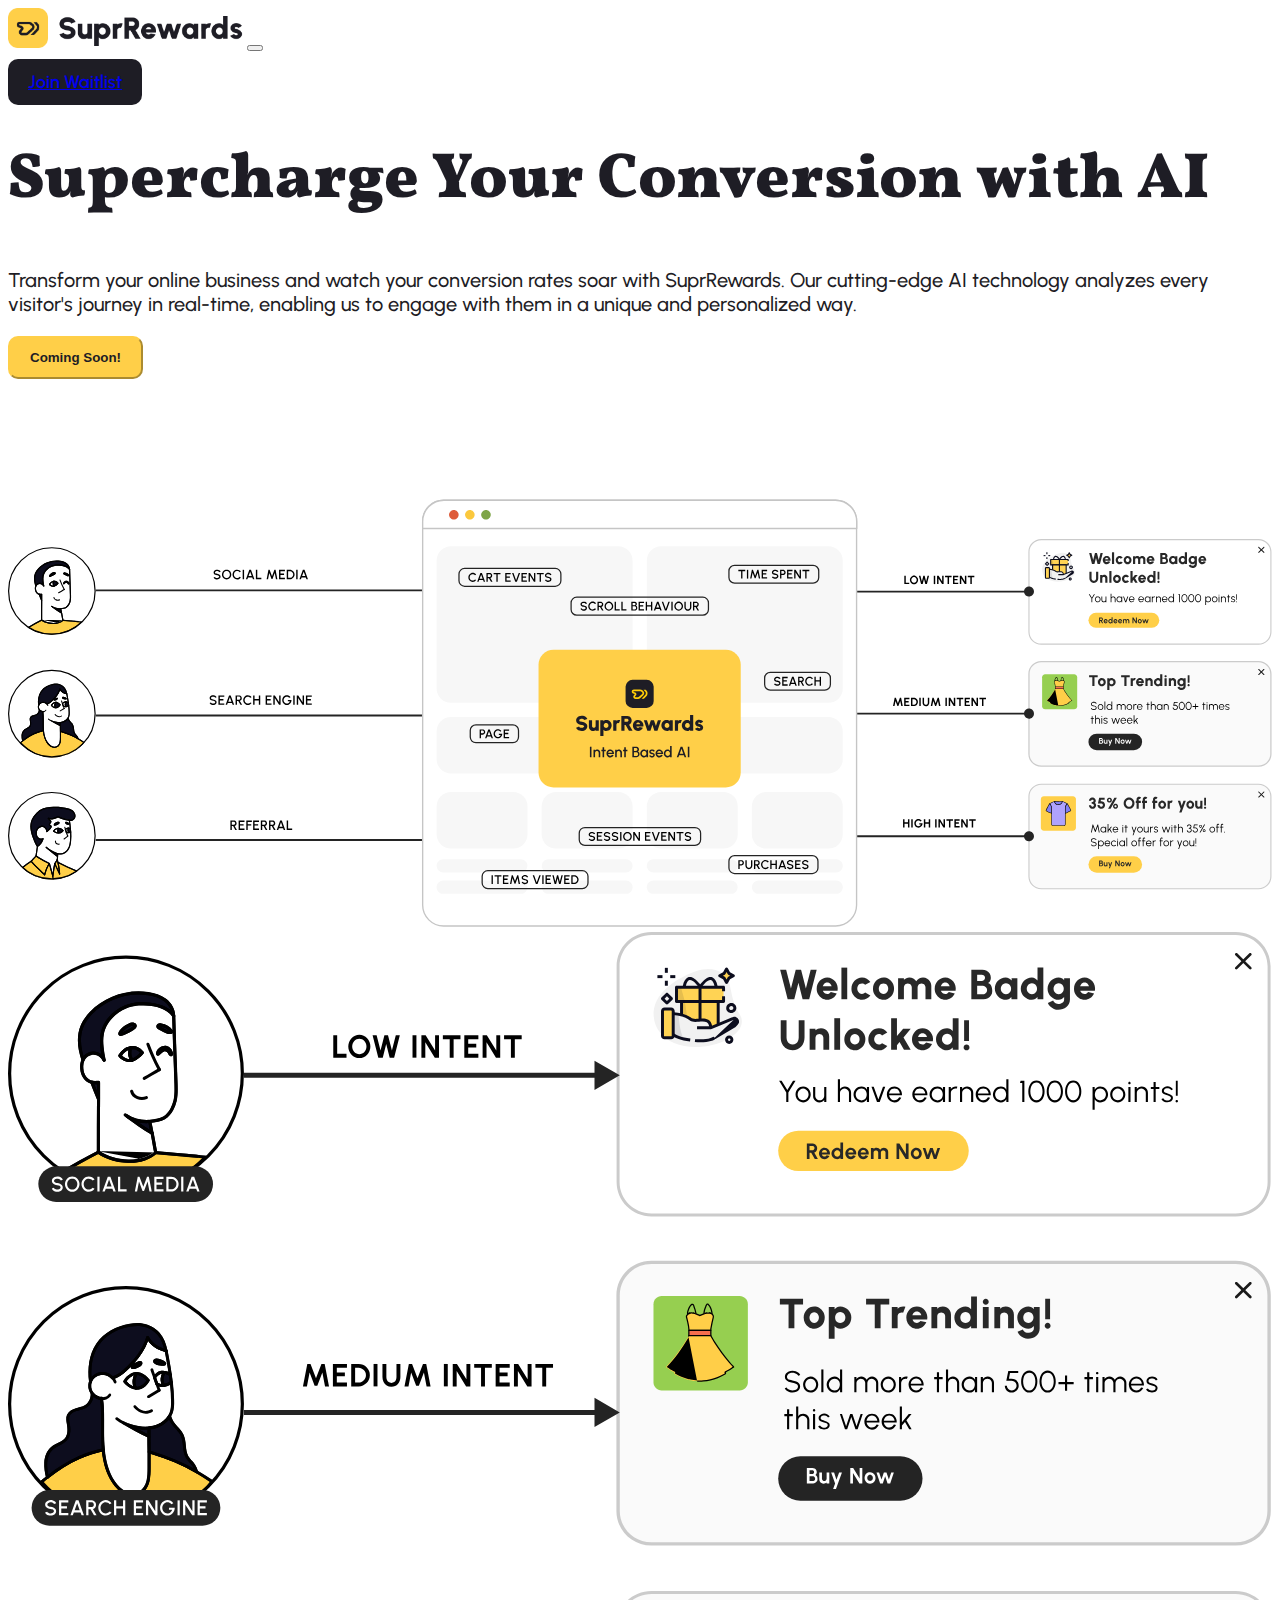
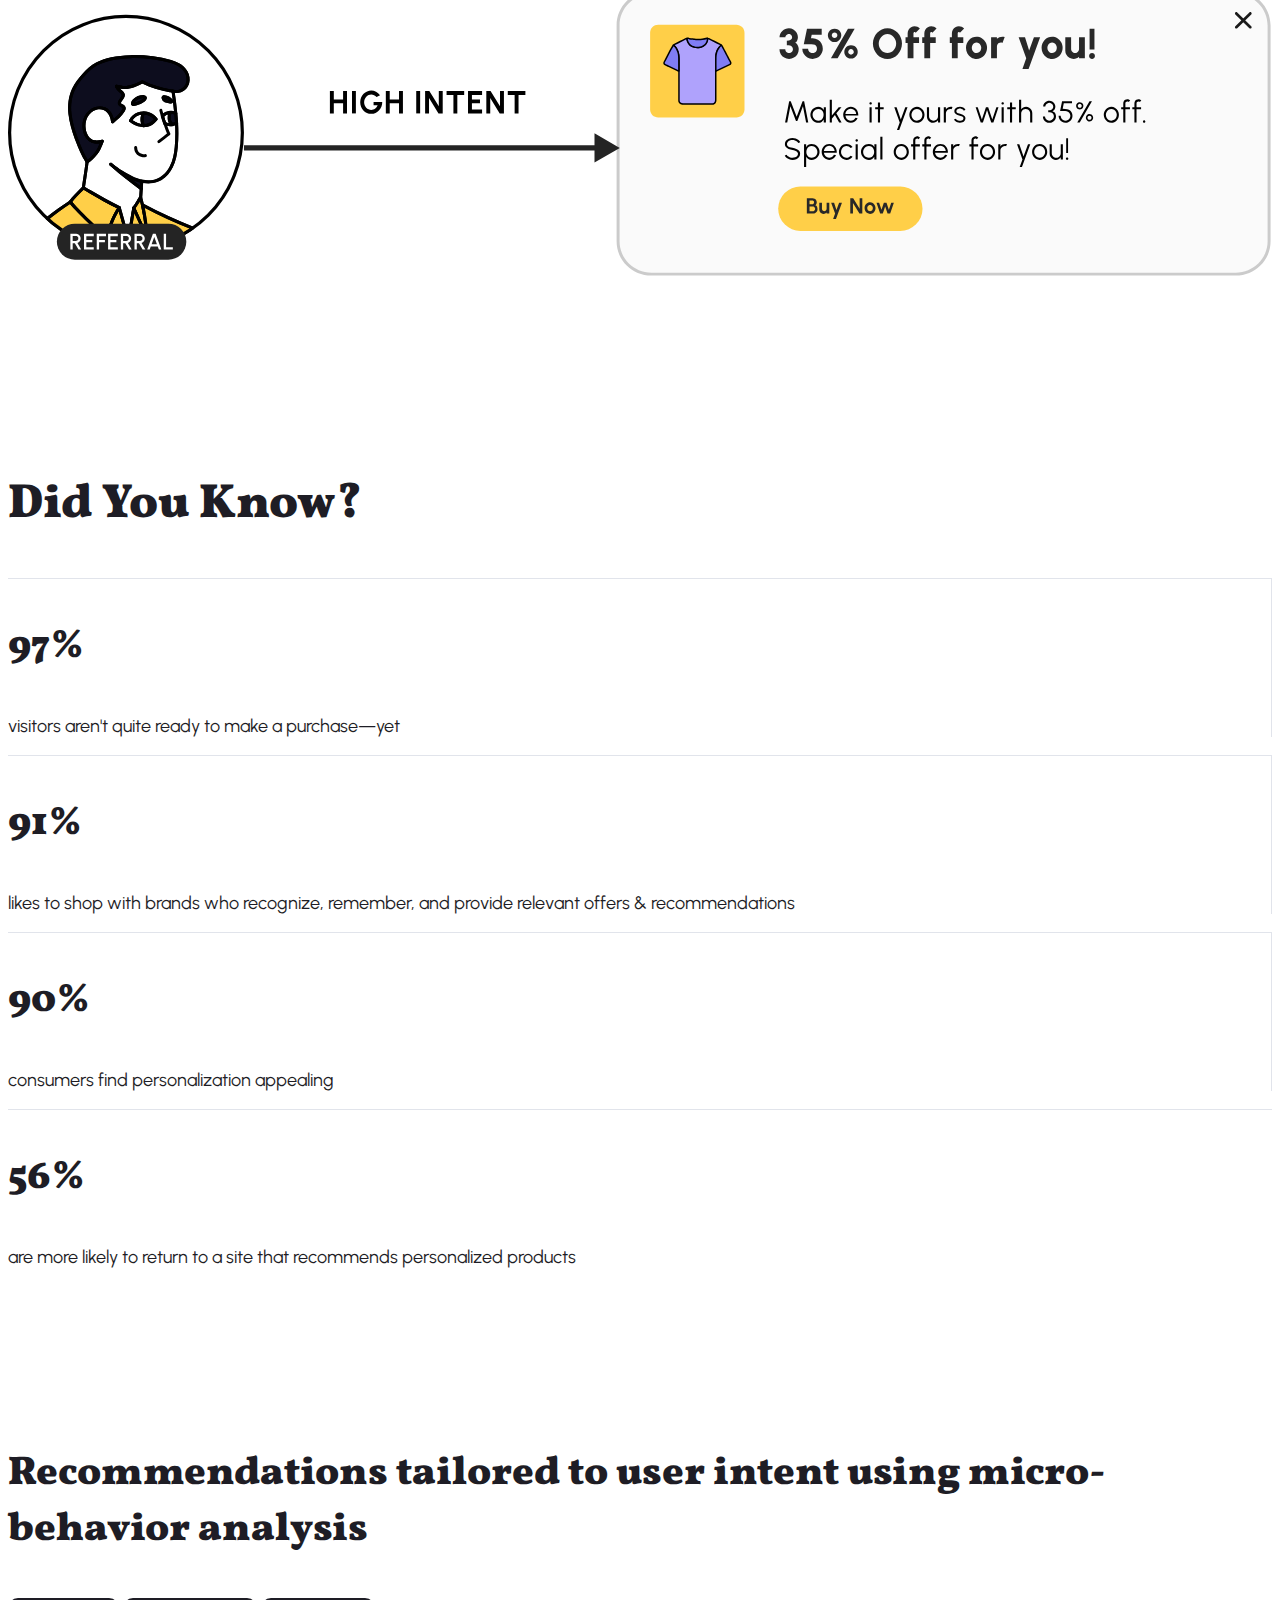
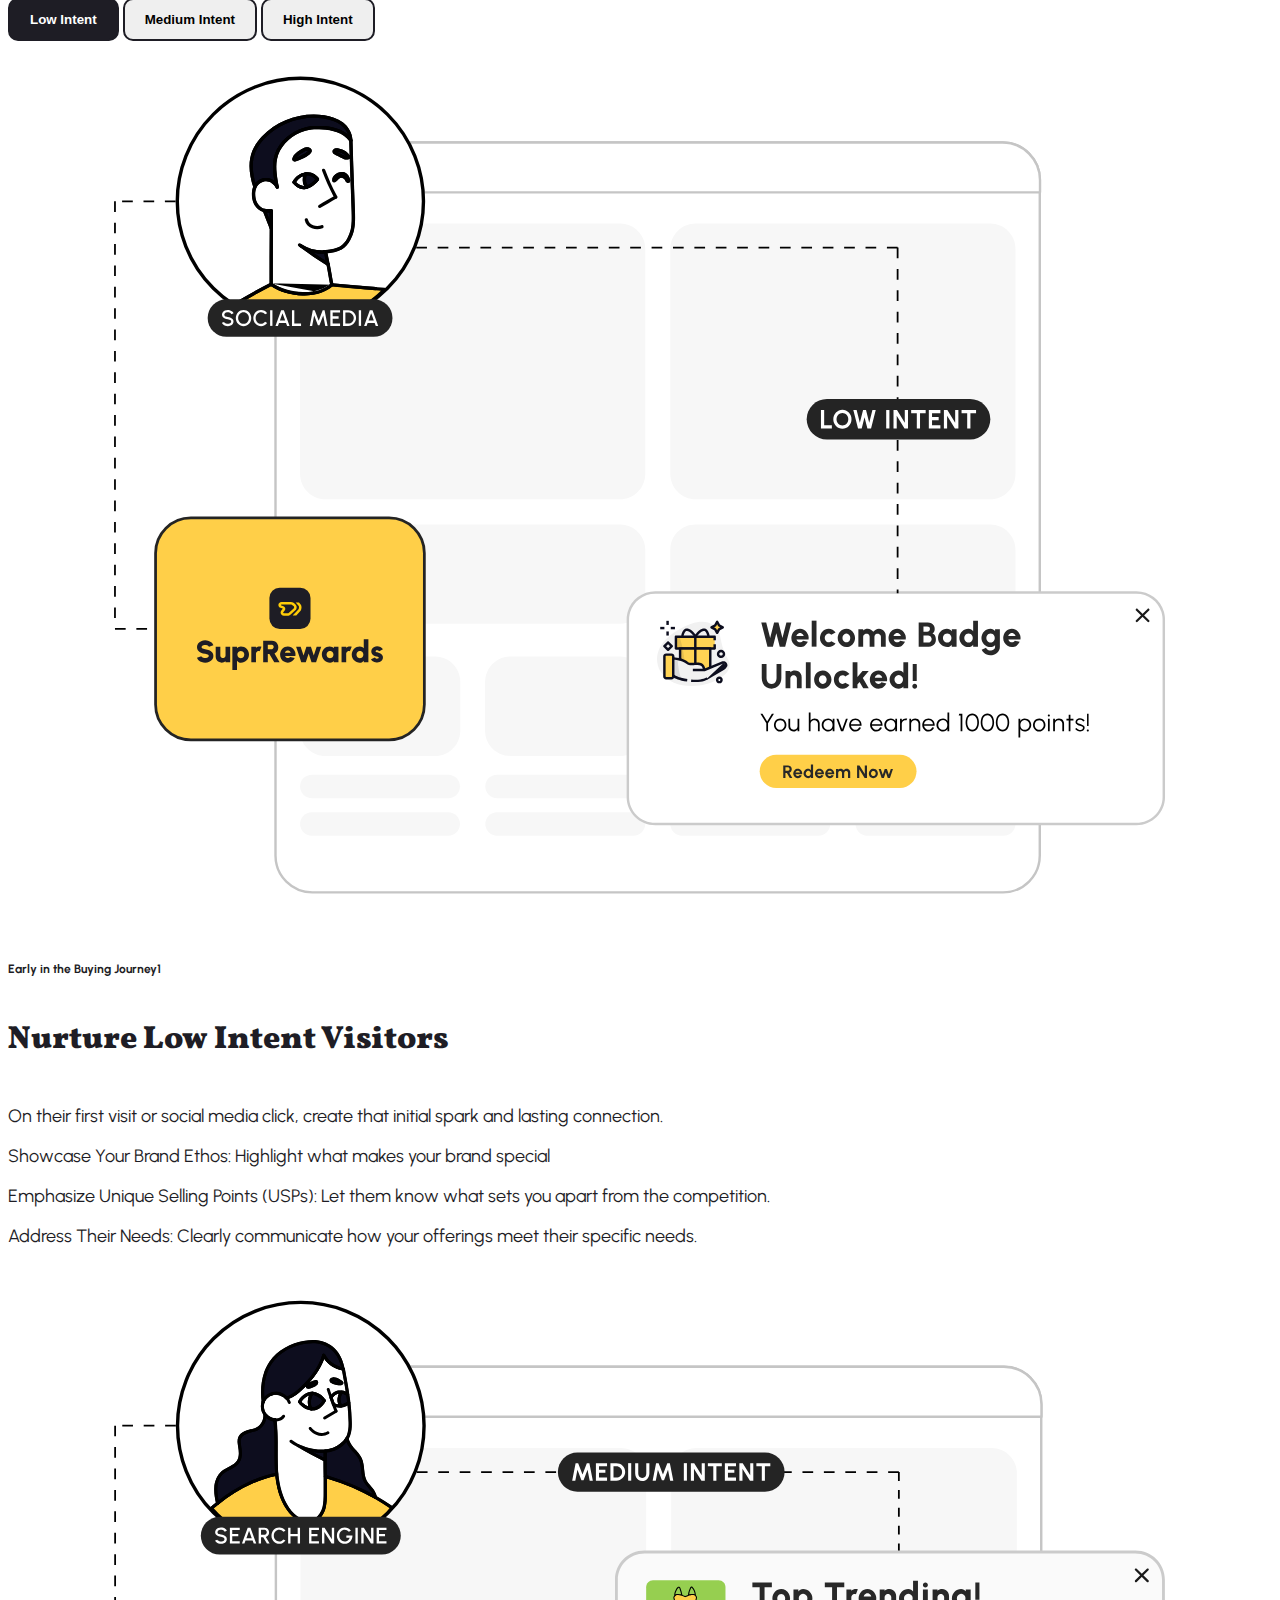
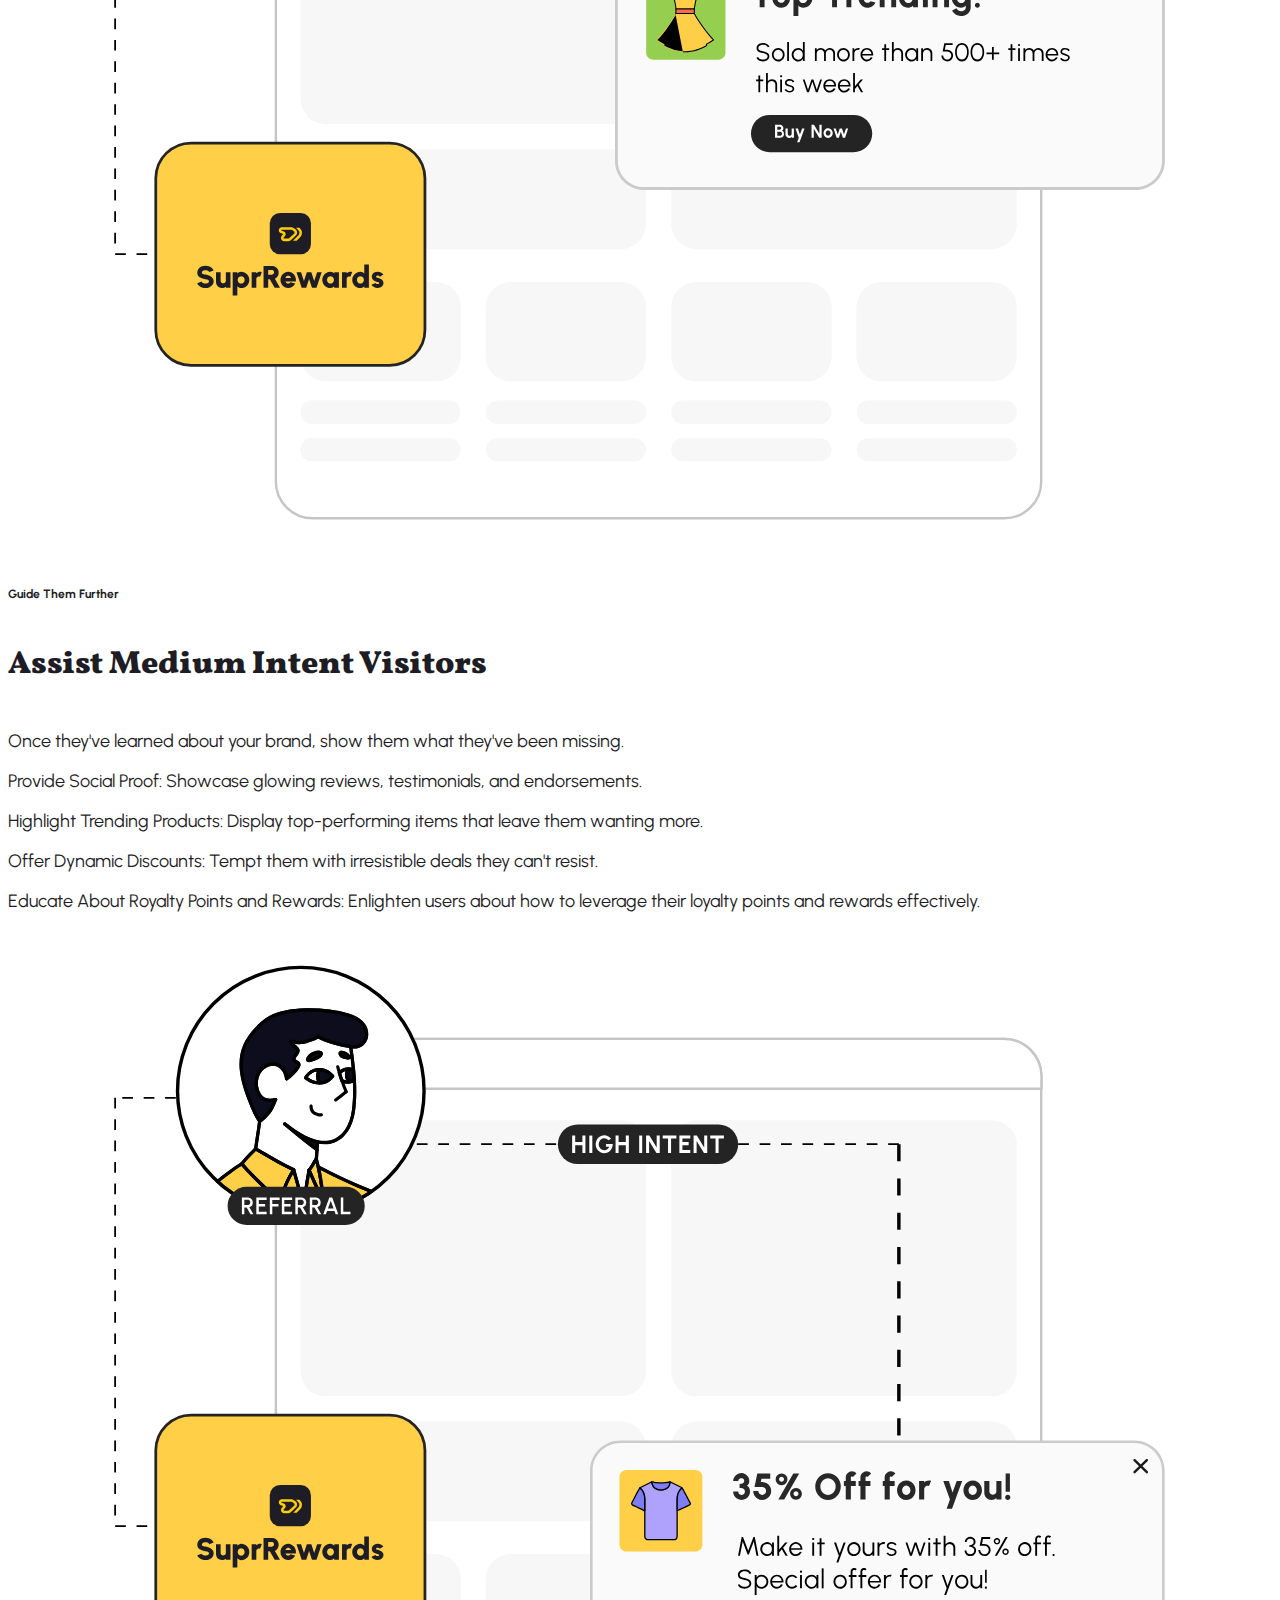
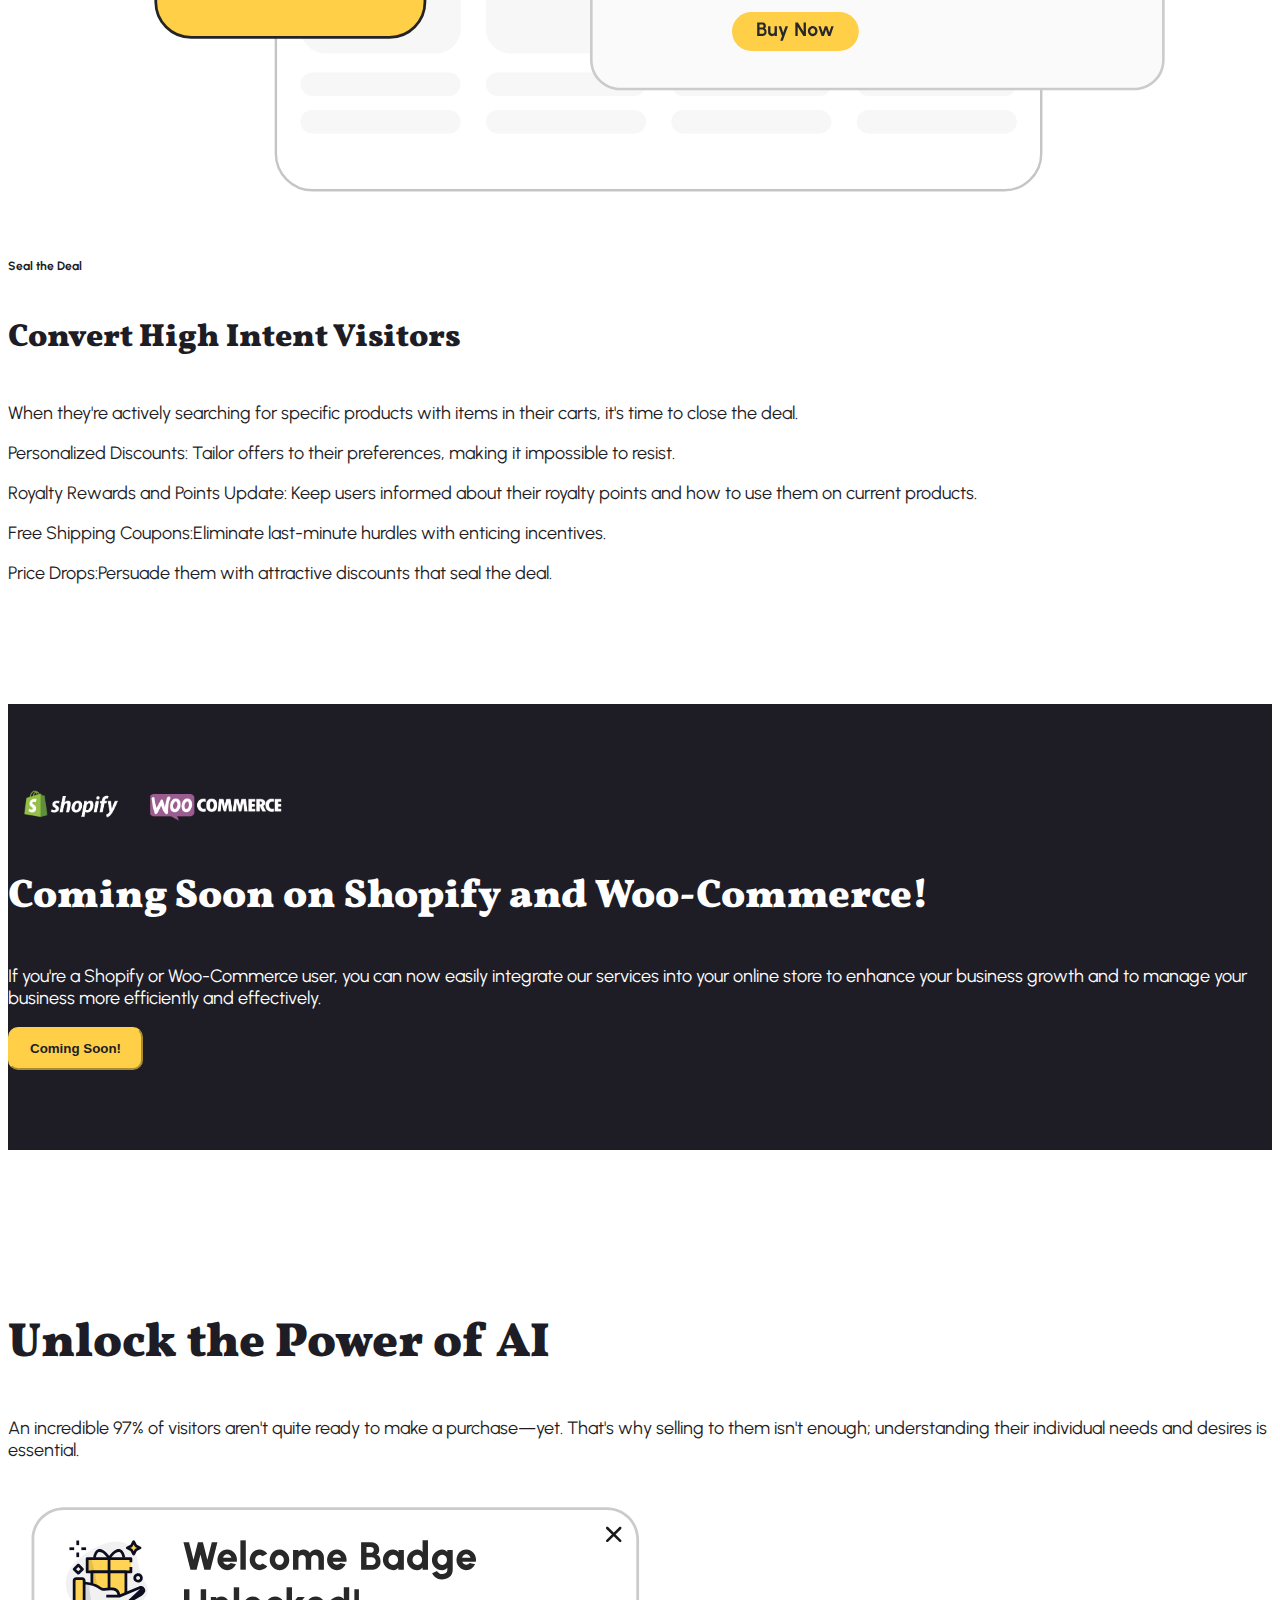
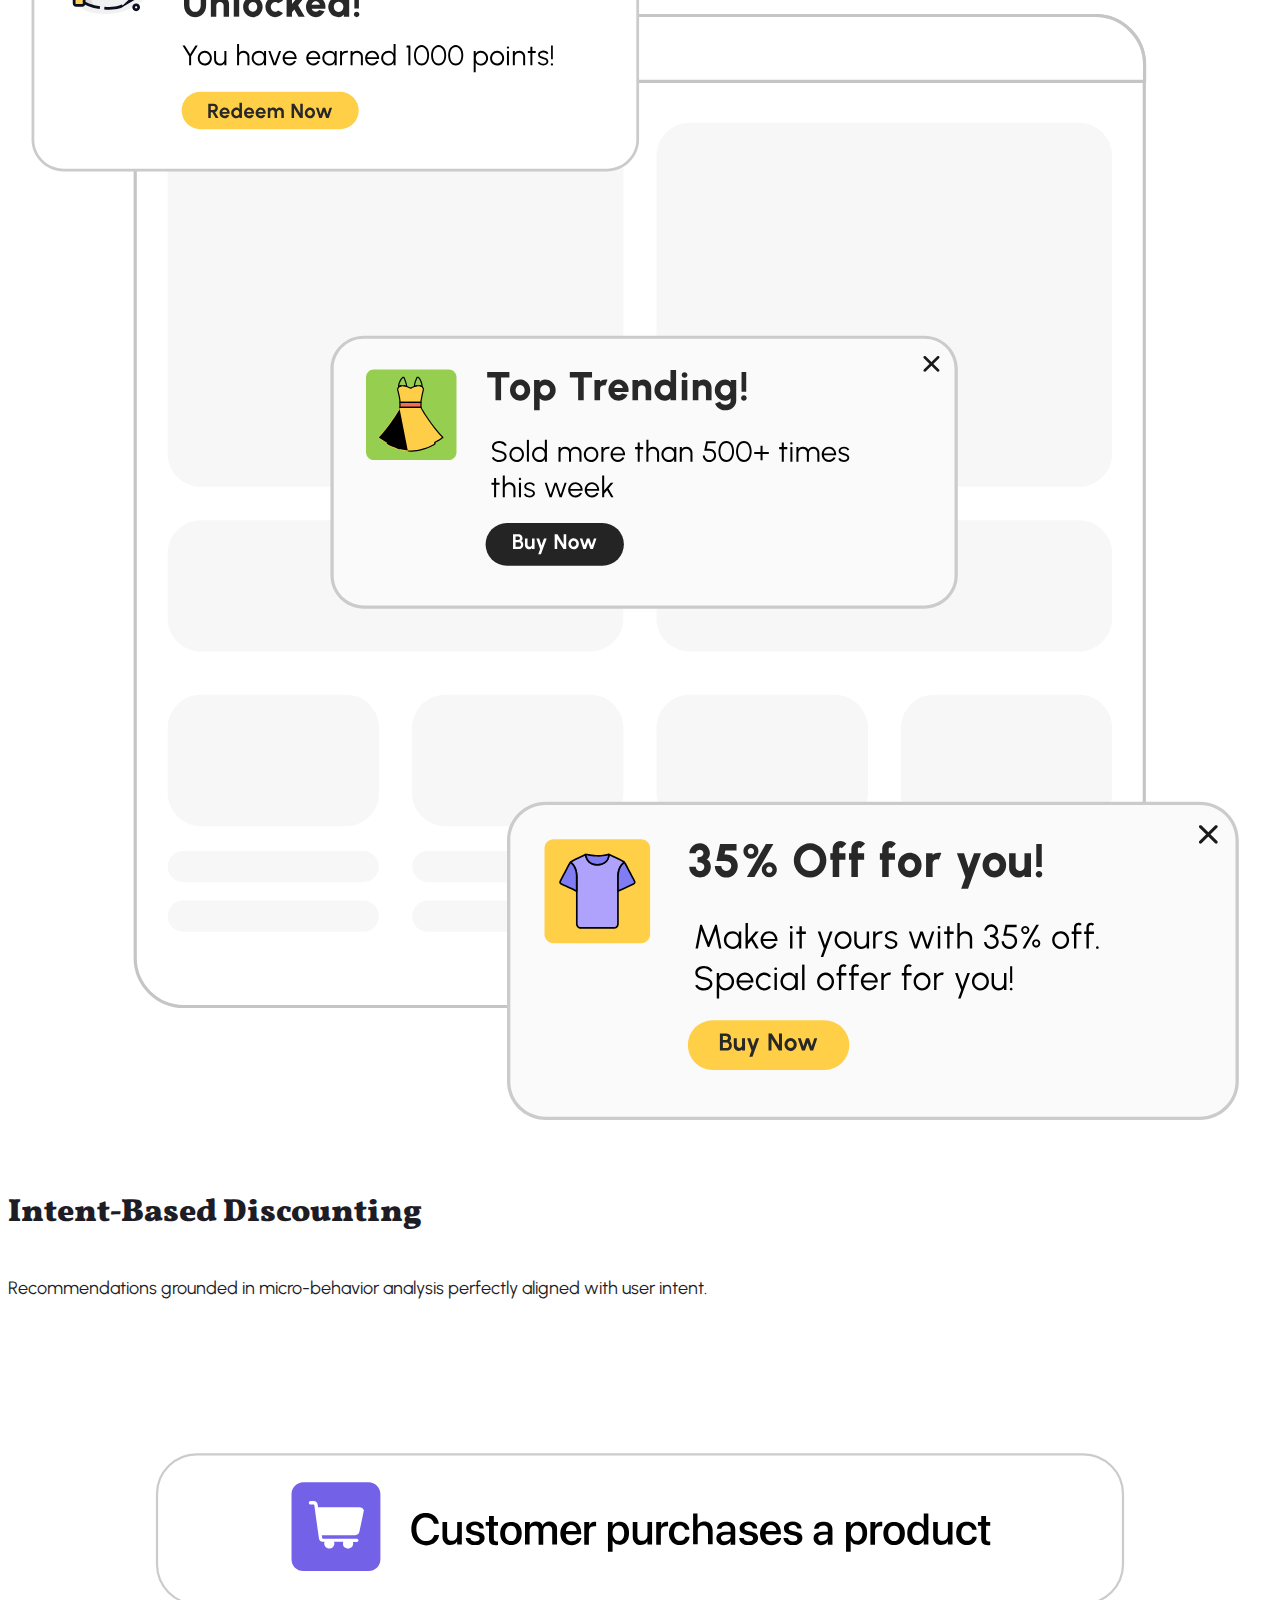
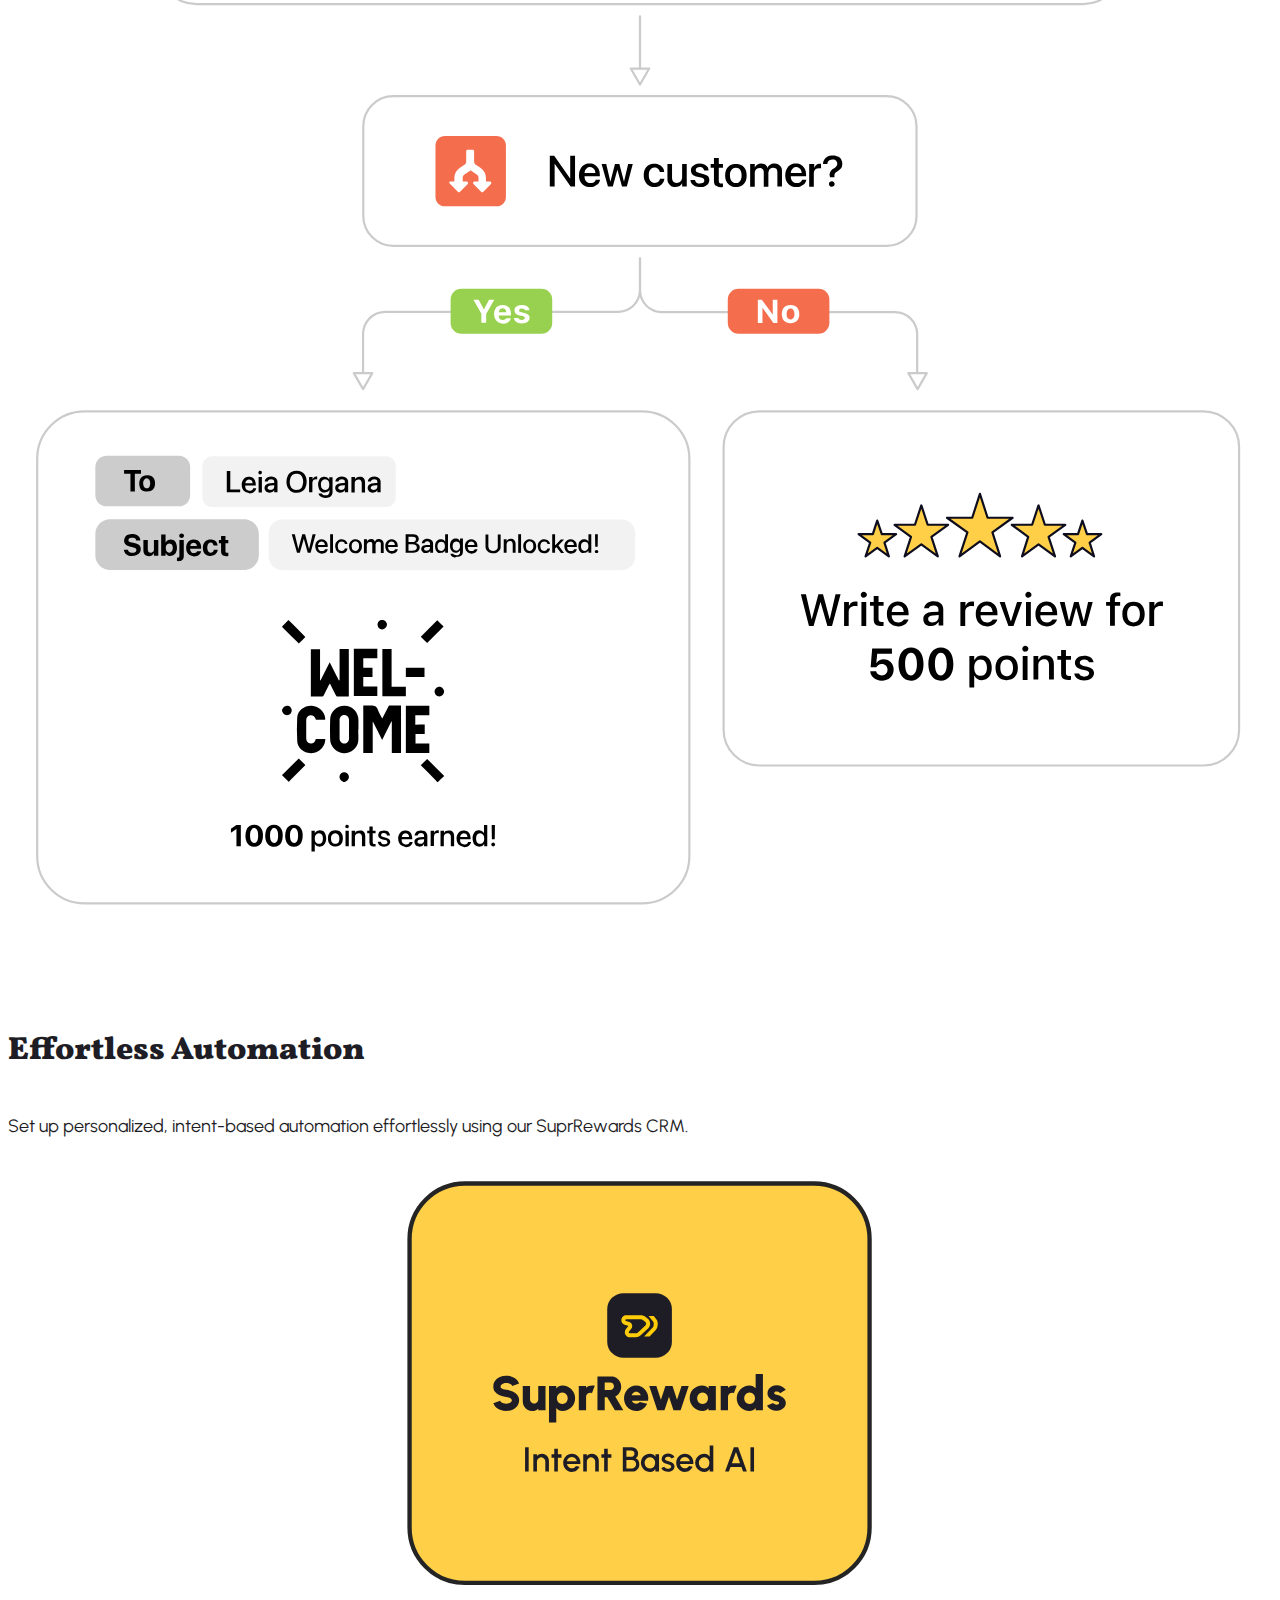
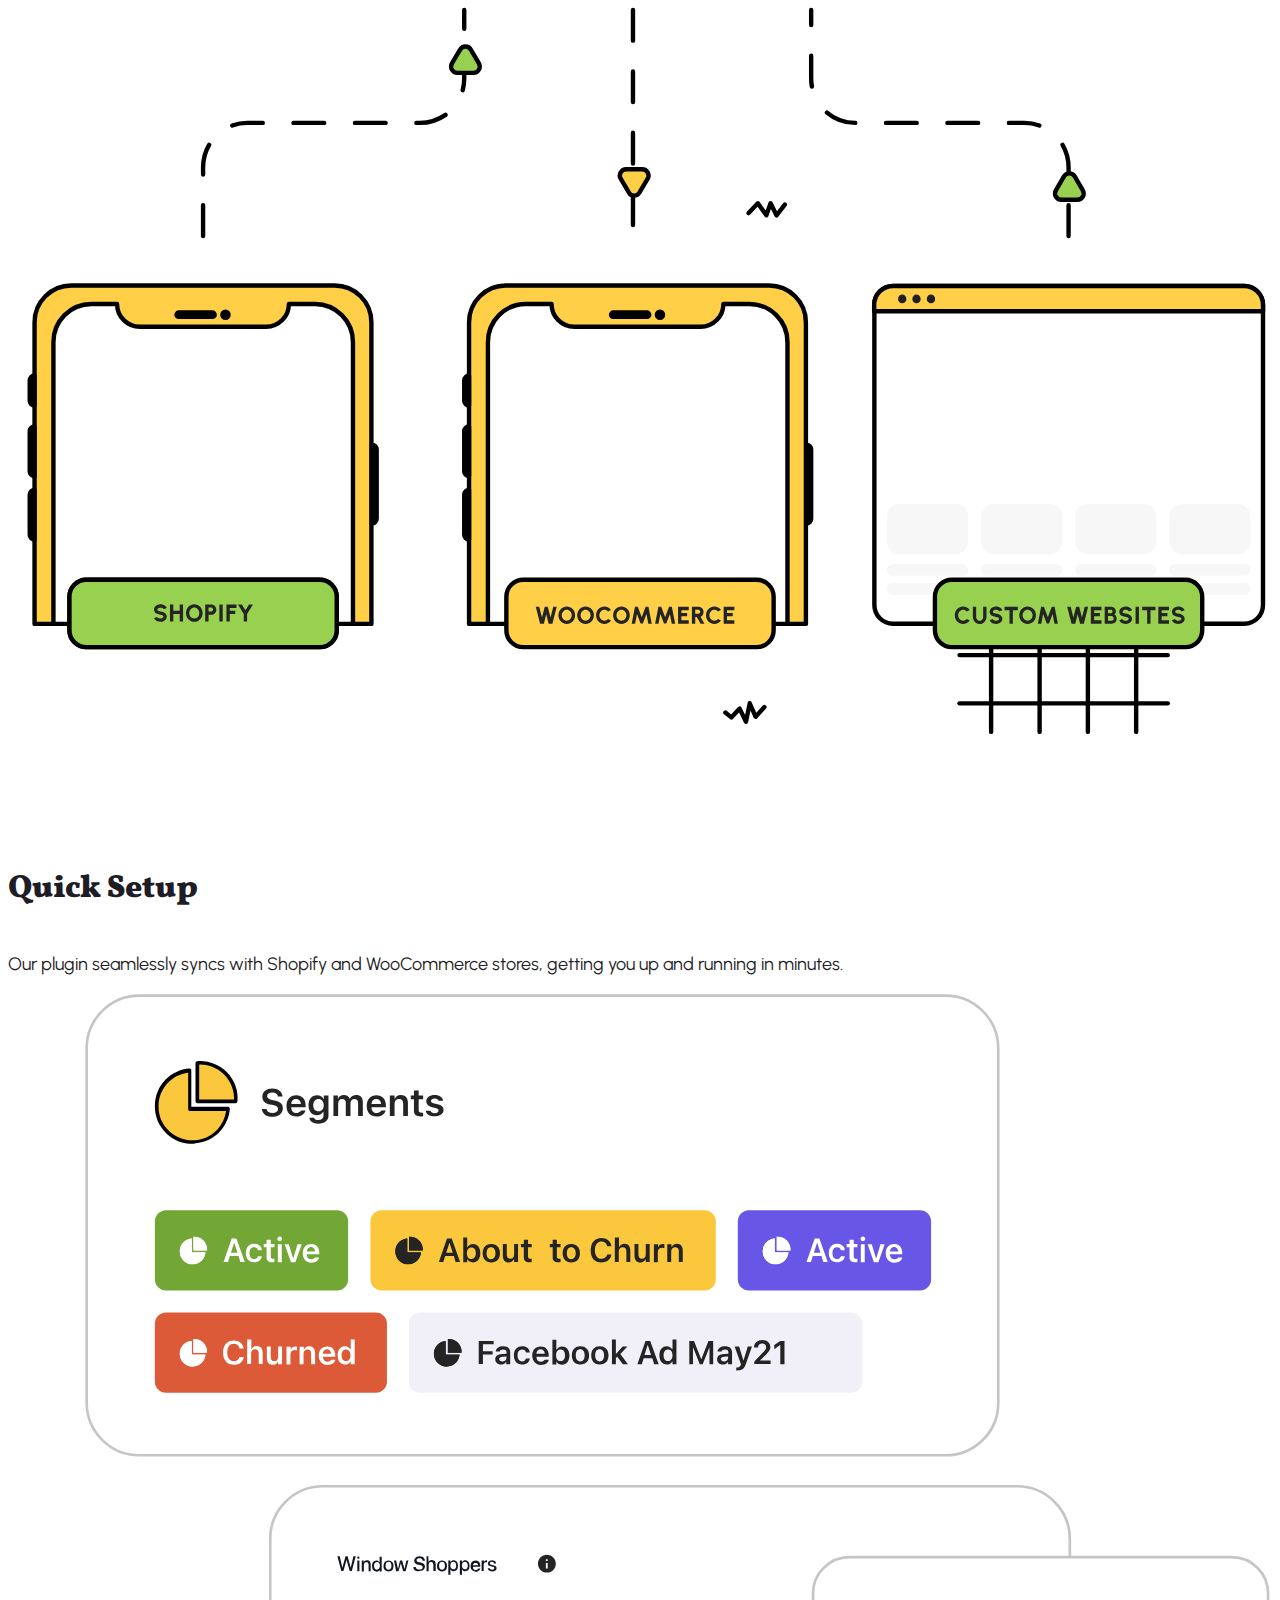
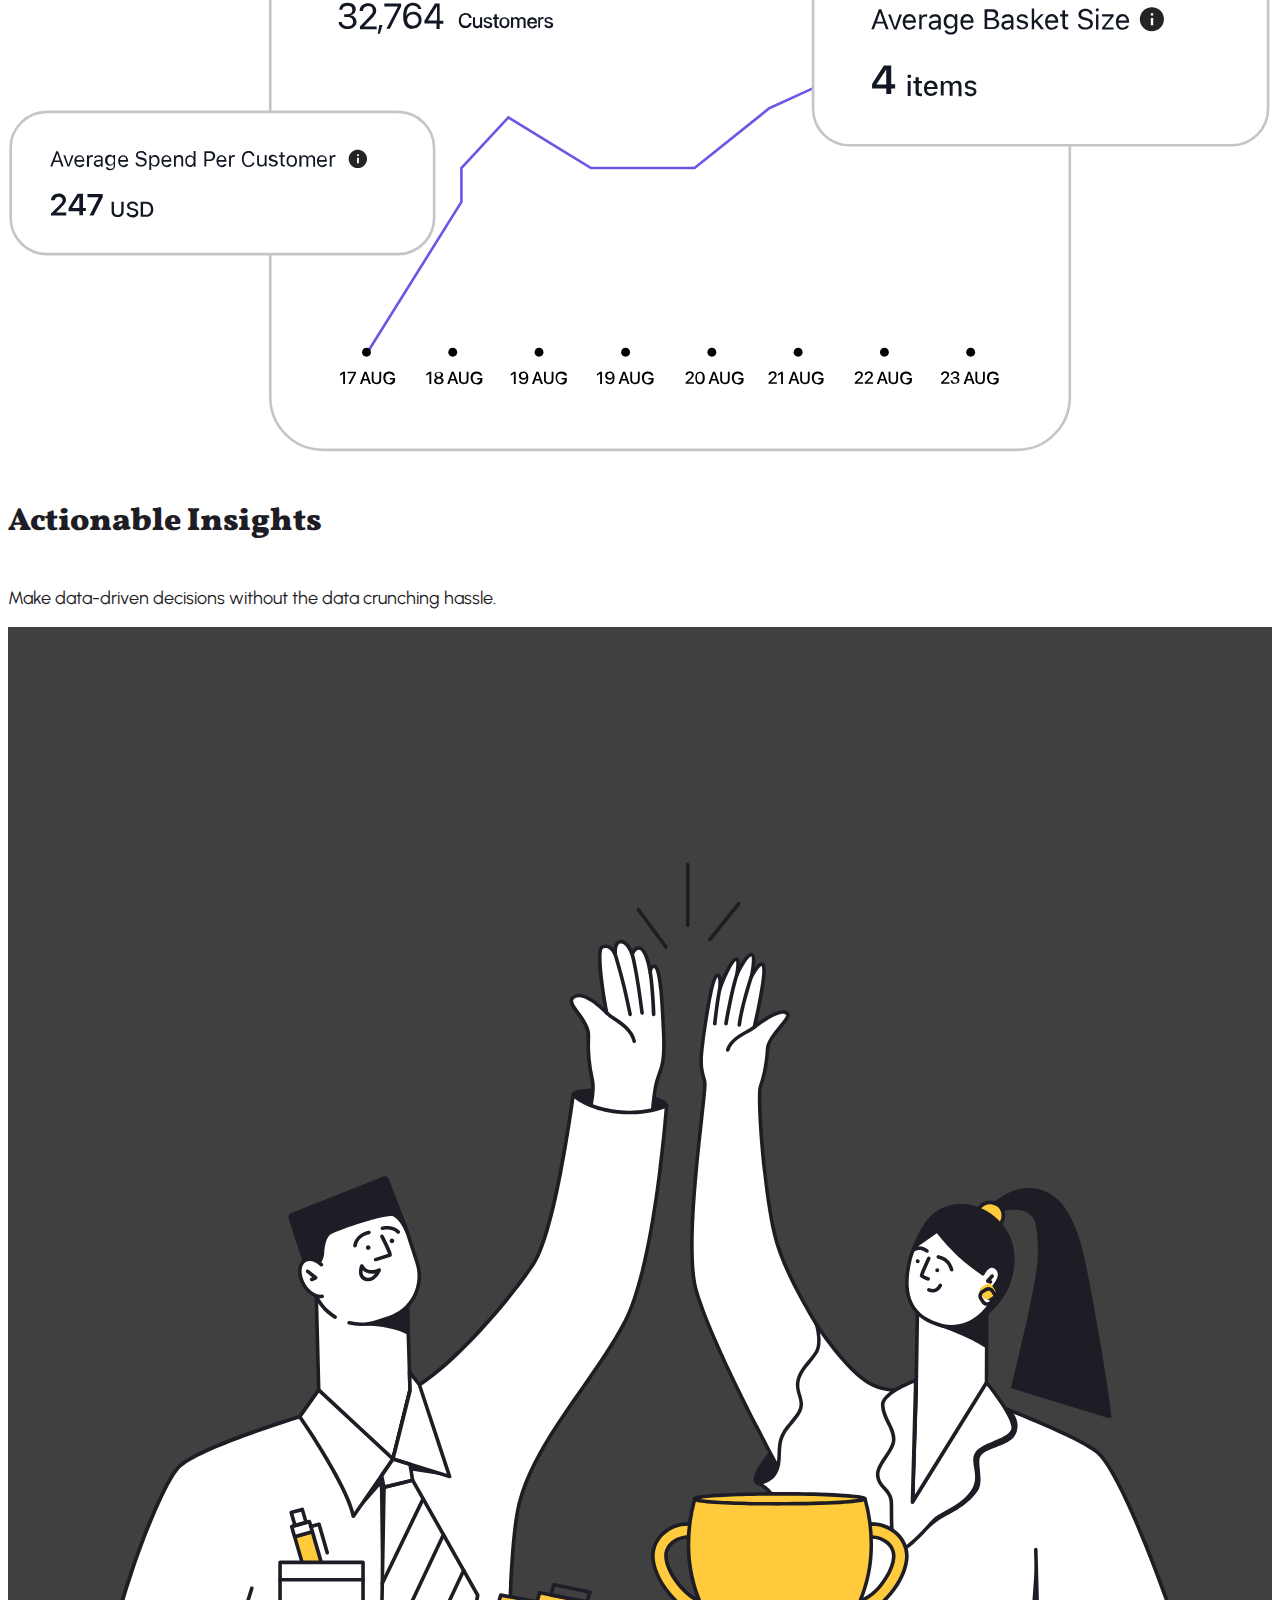
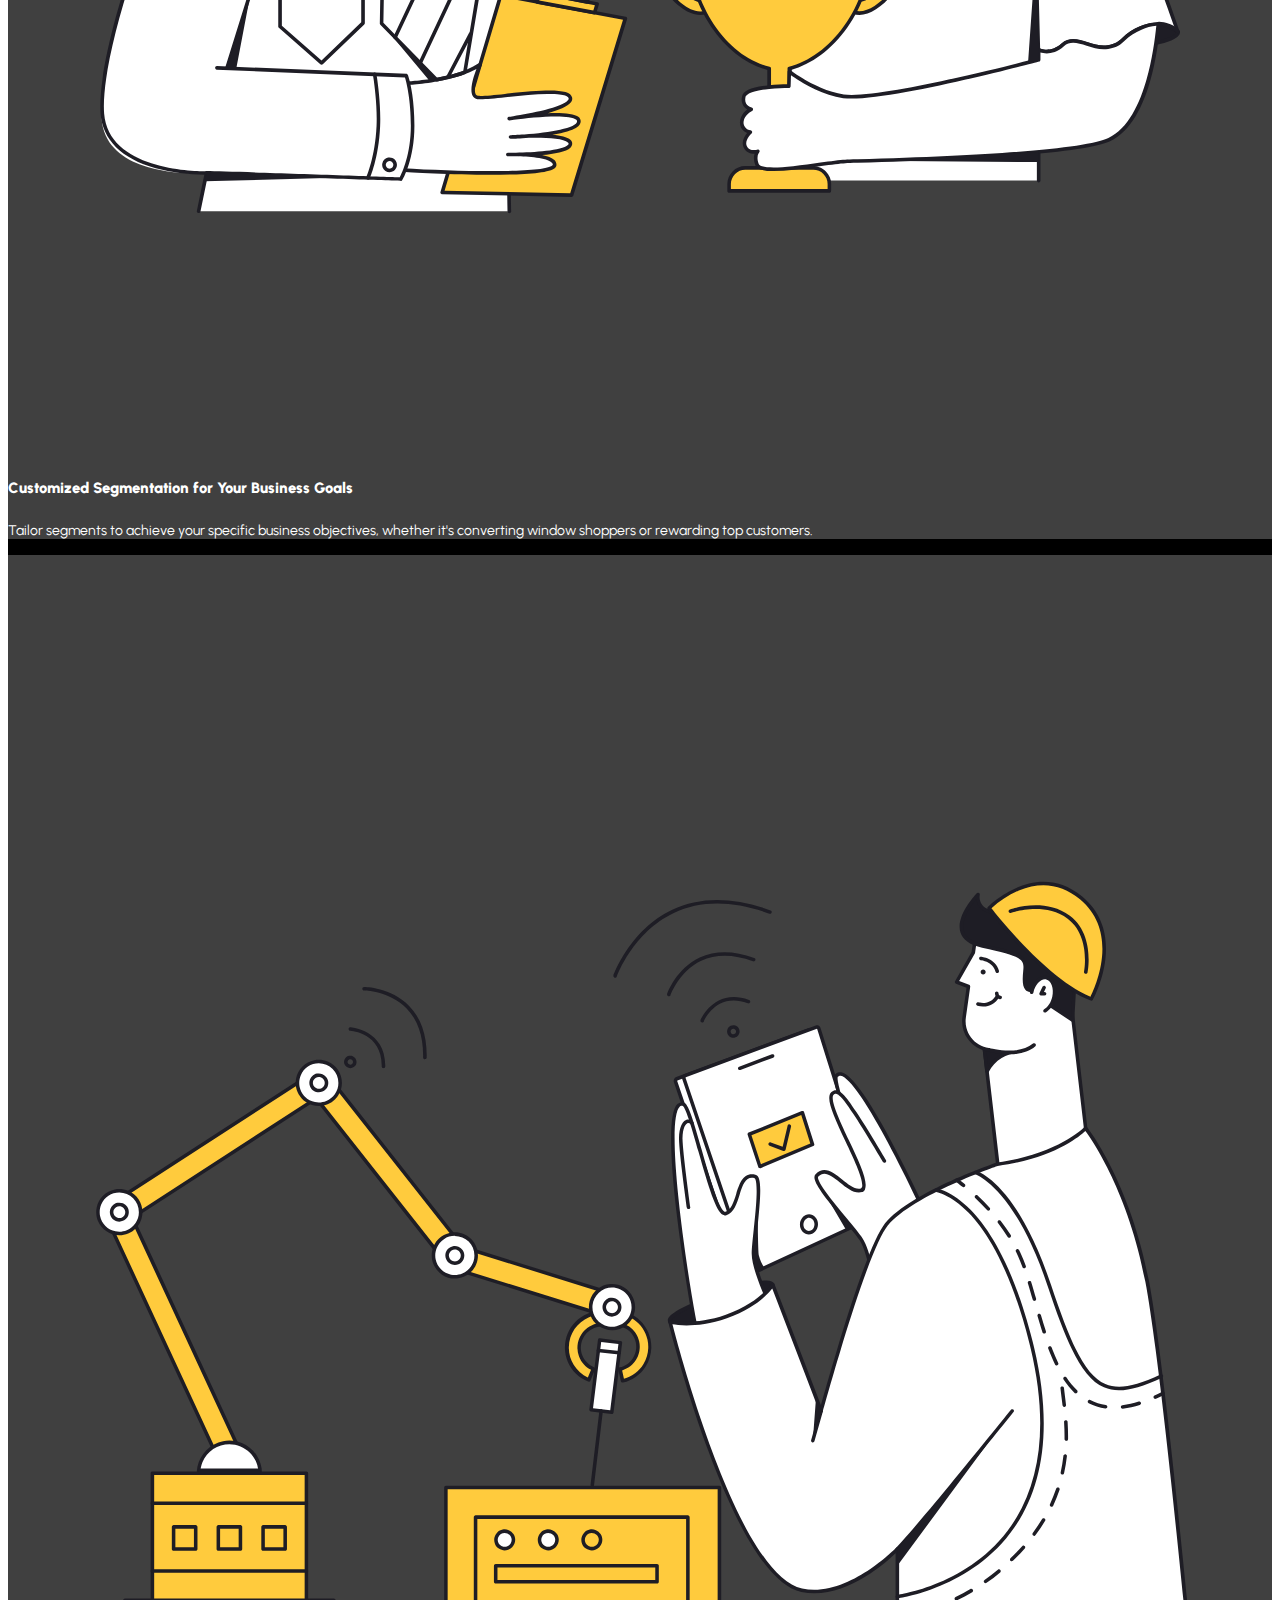
<file: index.html>
<!DOCTYPE html>
<html lang="en">

<head>
  <meta charset="utf-8" />
  <meta name="viewport" content="width=device-width, initial-scale=1" />
  <title>SuprRewards - Your Trusted Partner in Conversion Optimization</title>
  <link href="https://cdn.jsdelivr.net/npm/bootstrap@5.3.1/dist/css/bootstrap.min.css" rel="stylesheet"
    integrity="sha384-4bw+/aepP/YC94hEpVNVgiZdgIC5+VKNBQNGCHeKRQN+PtmoHDEXuppvnDJzQIu9" crossorigin="anonymous" />
  <link rel="stylesheet" href="style.css" />
  <link rel="shortcut icon" href="favicon.ico" type="image/x-icon" />
</head>

<body>
  <nav class="navbar navbar-expand-lg py-4">
    <div class="container">
      <a class="navbar-brand" href="#"><img class="logo-primary" src="./img/logo-primary.png" alt="" /></a>
      <button class="navbar-toggler" type="button" data-bs-toggle="collapse" data-bs-target="#navbarSupportedContent"
        aria-controls="navbarSupportedContent" aria-expanded="false" aria-label="Toggle navigation">
        <span class="navbar-toggler-icon"></span>
      </button>
      <div class="collapse navbar-collapse" id="navbarSupportedContent">
        <ul class="navbar-nav mx-auto mb-2 mb-lg-0">
          <!-- <li class="nav-item">
            <a class="nav-link active" aria-current="page" href="./index.html"><b>Home</b></a>
          </li> -->
          <!-- <li class="nav-item mx-md-3">
            <a class="nav-link active" href="./suprrewards_crm.html">CRM</a>
          </li>
          <li class="nav-item">
            <a class="nav-link active" href="./suprrewards_app.html">Marketplace App</a>
          </li> -->
        </ul>
        <a class="btn btn-primary btn-primary-dark" type="submit" href=" https://forms.gle/dwi5xHJC3jhGkjso9" target="_blank">
          Join Waitlist
        </a>
      </div>
    </div>
  </nav>

  <section class="mt-md-5 py-5">
    <div class="container">
      <div class="row">
        <div class="col-md-8 col-12 offset-md-2 text-center">
          <h1>Supercharge Your Conversion with AI</h1>
          <p class="mb-4 p2" style="font-weight: 500">
            Transform your online business and watch your conversion rates soar with
            SuprRewards. Our cutting-edge AI technology analyzes every visitor's journey
            in real-time, enabling us to engage with them in a unique and personalized
            way.
          </p>
          <button class="btn btn-primary btn-primary-light" type="submit">
            Coming Soon!
          </button>
        </div>
        <div class="col-md-12" style="padding-top: 120px">
          <img src="./img/hero.svg" alt="" class="d-none d-md-block"/>
          <img src="./img/hero-mobile.svg" alt="" class="d-block d-md-none"/>
        </div>
      </div>
    </div>
  </section>

  <section style="padding-top: 150px">
    <div class="container">
      <div class="row">
        <div class="col-10 offset-1">
          <div class="col-md-8 col-12 offset-md-2 text-center">
            <h2>Did You Know?</h2>
          </div>
        </div>
      </div>
      <div class="row mt-5 text-center">
        <div class="col-md-3 border-md-top-light border-md-right-light">
          <h3 class="mt-4">97%</h3>
          <p>visitors aren't quite ready to make a purchase—yet</p>
        </div>
        <div class="col-md-3 border-md-top-light border-md-right-light">
          <h3 class="mt-4">91%</h3>
          <p>
            likes to shop with brands who recognize, remember, and provide relevant
            offers & recommendations
          </p>
        </div>
        <div class="col-md-3 border-md-top-light border-md-right-light">
          <h3 class="mt-4">90%</h3>
          <p>consumers find personalization appealing</p>
        </div>
        <div class="col-md-3 border-md-top-light">
          <h3 class="mt-4">56%</h3>
          <p>
            are more likely to return to a site that recommends personalized products
          </p>
        </div>
      </div>
    </div>
  </section>

  <section class="sliders mt-5" style="padding-top: 120px;">
    <div class="container">
      <div class="row">
        <div class="col-md-8 col-12 offset-md-2 text-center">
          <div>
            <h3>Recommendations tailored to user intent using micro-behavior analysis</h3>
            <div class="featuresButton mt-4">
              <button class="btn btn-primary-outline-dark mb-1 tab-btn active" data-target="1">Low Intent</button>
              <button class="btn btn-primary-outline-dark mx-2 mb-2 tab-btn" data-target="2">
                Medium Intent
              </button>
              <button class="btn btn-primary-outline-dark mb-2 tab-btn" data-target="3">High Intent</button>
            </div>
          </div>

        </div>
      </div>
      <div class="featureWithButton text-start">
        <div class="part1">
          <div class="row mt-5 align-items-center">
          <div class="col-lg-6">
            <img src="./img/low.svg" alt="" />
          </div>
          <div class="col-lg-6 mt-4">
            <h6>Early in the Buying Journey1</h6>
            <p>
              <h4>Nurture Low Intent Visitors</h4>
              On their first visit or social media click, create that initial
              spark and lasting connection.
            </p>
            
              <p>
                <span class="fw-semibold">Showcase Your Brand Ethos:</span>
                Highlight what makes your brand special
              </p>
              <p>
                <span class="fw-semibold">Emphasize Unique Selling Points (USPs):</span>
                Let them know what sets you apart from the competition.
              </p>
              <p>
                <span class="fw-semibold">Address Their Needs:</span> Clearly
                communicate how your offerings meet their specific needs.
              </p>
            
          </div>
          </div>
        </div>
        <div class="part2 d-none">
          <div class="row mt-5 align-items-center">
            <div class="col-lg-6">
              <img src="./img/medium.svg" alt="" />
            </div>
            <div class="col-lg-6 mt-4">
              <h6>Guide Them Further</h6>
              <p>
                <h4>Assist Medium Intent Visitors</h4>
                Once they've learned about your brand, show them what they've been missing.
              </p>
              
                <p>
                  <span class="fw-semibold">Provide Social Proof:</span>
                  Showcase glowing reviews, testimonials, and endorsements.
                </p>
                <p>
                  <span class="fw-semibold">Highlight Trending Products:</span>
                  Display top-performing items that leave them wanting more.
                </p>
                <p>
                  <span class="fw-semibold">Offer Dynamic Discounts:</span> Tempt them with irresistible deals they
                  can't resist.
                </p>
                <p>
                  <span class="fw-semibold">Educate About Royalty Points and Rewards:</span> Enlighten users about how
                  to leverage their loyalty points and rewards effectively.
                </p>
              
            </div>
          </div>
        </div>
        <div class="part3 d-none">
          <div class="row mt-5 align-items-center">
            <div class="col-lg-6">
              <img src="./img/high.svg" alt="" />
            </div>
            <div class="col-lg-6 mt-4">
              <h6>Seal the Deal</h6>
              <p>
                <h4>Convert High Intent Visitors</h4>
                When they're actively searching for specific products with items in their carts, it's time to close
                the deal.
              </p>
              
                <p>
                  <span class="fw-semibold">Personalized Discounts:</span>
                  Tailor offers to their preferences, making it impossible to resist.
                </p>
                <p>
                  <span class="fw-semibold">
                    Royalty Rewards and Points Update:
                  </span>
                  Keep users informed about their royalty points and how to use them on current products.
                </p>
                <p>
                  <span class="fw-semibold">Free Shipping Coupons:</span>Eliminate last-minute hurdles with enticing
                  incentives.
                </p>
                <p>
                  <span class="fw-semibold">Price Drops:</span>Persuade them with attractive discounts that seal the deal.
                </p>
             
            </div>
          </div>
        </div>
      </div>

    </div>
  </section>

  <section style="
        padding-top: 80px;
        padding-bottom: 80px;
        margin-top: 120px;
        background-color: #1e1d25;
      ">
    <div class="container">
      <div class="row">
        <div class="col-md-10 offset-md-1 text-center">
          <img class="mb-4" style="max-height: 40px; width: auto" src="./img/shopify.png" alt="" />
          <h3 style="color: #fff">Coming Soon on Shopify and Woo-Commerce!</h3>
          <p class="mb-4" style="color: #fff">
            If you're a Shopify or Woo-Commerce user, you can now easily integrate our
            services into your online store to enhance your business growth and to
            manage your business more efficiently and effectively.
          </p>
          <button class="btn btn-primary btn-primary-light" type="submit">
            Coming Soon!
          </button>
        </div>
      </div>
    </div>
  </section>

  <section style="padding-top: 120px">
    <div class="container">
      <div class="row">
        <div class="col-md-8 col-12 offset-md-2 text-center">
          <h2>Unlock the Power of AI</h2>
          <p>
            An incredible 97% of visitors aren't quite ready to make a purchase—yet.
            That's why selling to them isn't enough; understanding their individual
            needs and desires is essential.
          </p>
        </div>
      </div>

      <div class="row align-items-center mt-5">
        <div class="col-md-5 offset-md-1">
          <img src="./img/intent-based.svg" alt="" />
        </div>
        <div class="col-md-5 mt-5 mt-md-0 offset-md-1">
          <h4>Intent-Based Discounting</h4>
          <p>
            Recommendations grounded in micro-behavior analysis perfectly aligned with
            user intent.
          </p>
        </div>
      </div>

      <div class="row align-items-center mt-5">
        <div class="col-md-5 offset-md-1 mt-5 mt-md-0 order-md-2">
          <img src="./img/automation.svg" alt="" />
        </div>
        <div class="col-md-5 offset-md-1 order-md-1">
          <h4>Effortless Automation</h4>
          <p>
            Set up personalized, intent-based automation effortlessly using our
            SuprRewards CRM.
          </p>
        </div>
      </div>

      <div class="row align-items-center mt-5">
        <div class="col-md-5 mt-5 mt-md-0 offset-md-1">
          <img src="./img/plugin.svg" alt="" />
        </div>
        <div class="col-md-5 mt-md-0 offset-md-1">
          <h4>Quick Setup</h4>
          <p>
            Our plugin seamlessly syncs with Shopify and WooCommerce stores, getting you
            up and running in minutes.
          </p>
        </div>
      </div>

      <div class="row align-items-center mt-5">
        <div class="col-md-5 mt-5 mt-md-0 offset-md-1 order-md-2">
          <img src="./img/data-insights.svg" alt="" />
        </div>
        <div class="col-md-5 offset-md-1 order-md-1 mt-5 mt-md-0">
          <h4>Actionable Insights</h4>
          <p>Make data-driven decisions without the data crunching hassle.</p>
        </div>
      </div>
    </div>
  </section>

  <section class="my-5 pt-5 section-cta">
    <div class="container">
      <div class="row">
        <div class="col-md-6 col-lg-3">
          <div class="card-cta p-3 text-center text-white rounded-4">
            <img src="./img/goal.svg" alt="Connect" class="overflow-hidden rounded-4" />
            <h5><b>Customized Segmentation for Your Business Goals</b></h5>
            <p class="small">
              Tailor segments to achieve your specific business objectives, whether it's converting window shoppers or rewarding top
              customers.
            </p>
          </div>
        </div>
        <div class="col-md-6 col-lg-3">
          <div class="card-cta p-3 text-center text-white rounded-4">
            <img src="./img/integration.svg" alt="Connect" class="overflow-hidden rounded-4" />
            <h5><b>Seamless Integration for Personalized Customer Experiences</b></h5>
            <p class="small">
            Harmonize your segments and craft highly personalized experiences that resonate uniquely with
            each customer.
            </p>
          </div>
        </div>
        <div class="col-md-6 col-lg-3">
          <div class="card-cta p-3 text-center text-white rounded-4">
            <img src="./img/retention.svg" alt="Connect" class="overflow-hidden rounded-4" />
            <h5><b>Recognition and Retention of Valuable Customers</b></h5>
            <p class="small">
              Identify and nurture your most valuable customers by offering them exclusive rewards, enhancing brand loyalty, and
              unlocking their full potential.
            </p>
          </div>
        </div>
        <div class="col-md-6 col-lg-3">
          <div class="card-cta p-3 text-center text-white rounded-4">
            <img src="./img/rewards.svg" alt="Connect" class="overflow-hidden rounded-4" />
            <h5><b>Enhancing Brand Loyalty Through Exclusive Rewards</b></h5>
            <p class="small">
              Amplify your brand loyalty by rewarding your top customers and maximizing their engagement with your brand.
            </p>
          </div>
        </div>

        <div class="col-md-8 col-12 offset-md-2">
          <div class="cta-area text-center text-black p-5 rounded-4">
            <h2 class="fw-black fs-1">Want to know more? Let's talk.</h2>
            <p>Cool collaborations start with just-as-cool conversations.</p>
            <a class="btn btn-primary-dark text-white" href=" https://forms.gle/dwi5xHJC3jhGkjso9" target="_blank">Contact Us</a>
          </div>
        </div>
      </div>
    </div>
  </section>

  <section class="after-cta">
    <div class="container">
      <div class="row">
        <div class="col-md-8 col-12 offset-md-2 text-center">
          <h2>Keep your customers engaged, valued, and happy</h2>
          <p>
            SuprRewards offers rewards and loyalty programs that are designed to help
            businesses not only acquire new customers but also retain existing ones. Our
            platform is dedicated to enhancing customer engagement and driving business
            growth through AI-driven strategies and loyalty initiatives.
          </p>
        </div>
      </div>
    </div>
  </section>

  <footer class="border-top-dark mt-5">
    <div class="container pt-4 pb-2">
      <div class="row">
        <div class="col-md-12 text-center">
          <p style="font-size: 16px" cl>© 2023 <b>SuprRewards.</b> All rights reserved.</p>
          
        </div>
      </div>
    </div>
  </footer>

  <script src="https://cdn.jsdelivr.net/npm/bootstrap@5.3.1/dist/js/bootstrap.bundle.min.js"
    integrity="sha384-HwwvtgBNo3bZJJLYd8oVXjrBZt8cqVSpeBNS5n7C8IVInixGAoxmnlMuBnhbgrkm"
    crossorigin="anonymous"></script>
  <script src="./app.js"></script>
</body>

</html>
</file>
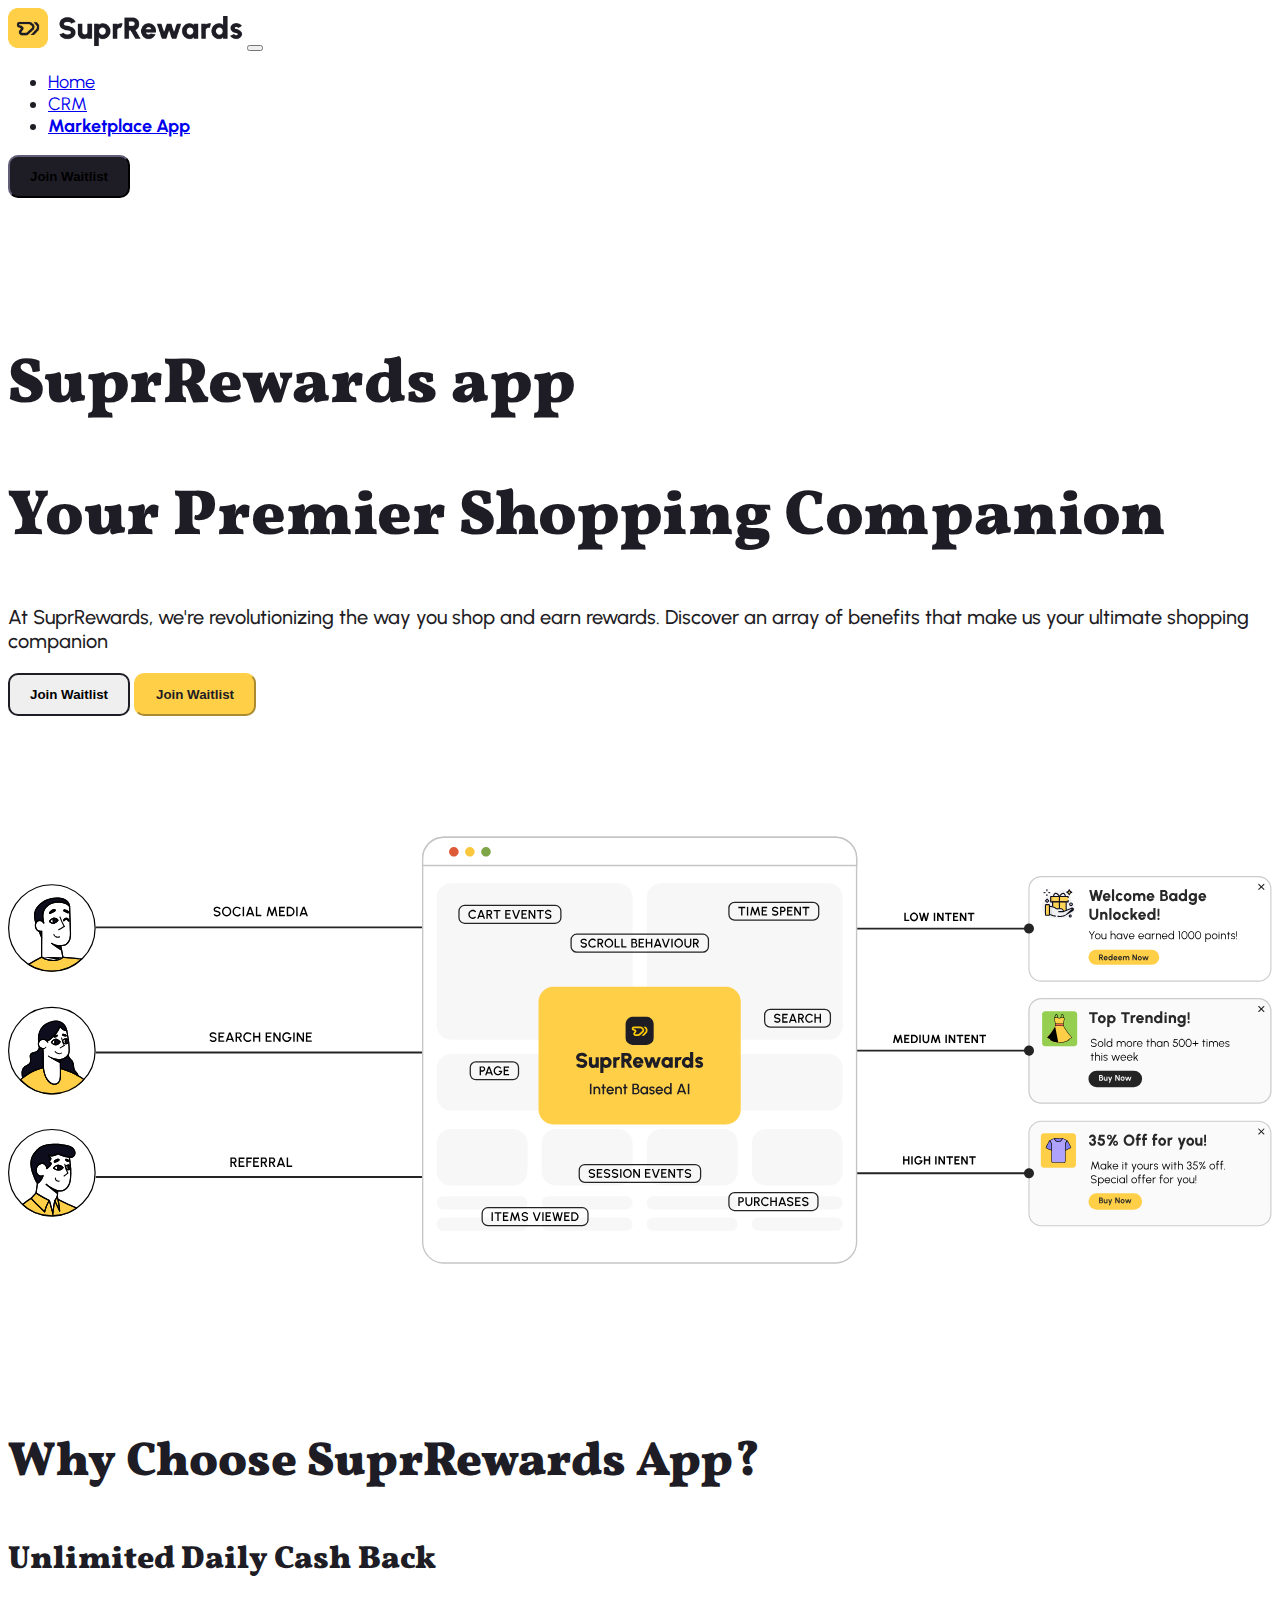
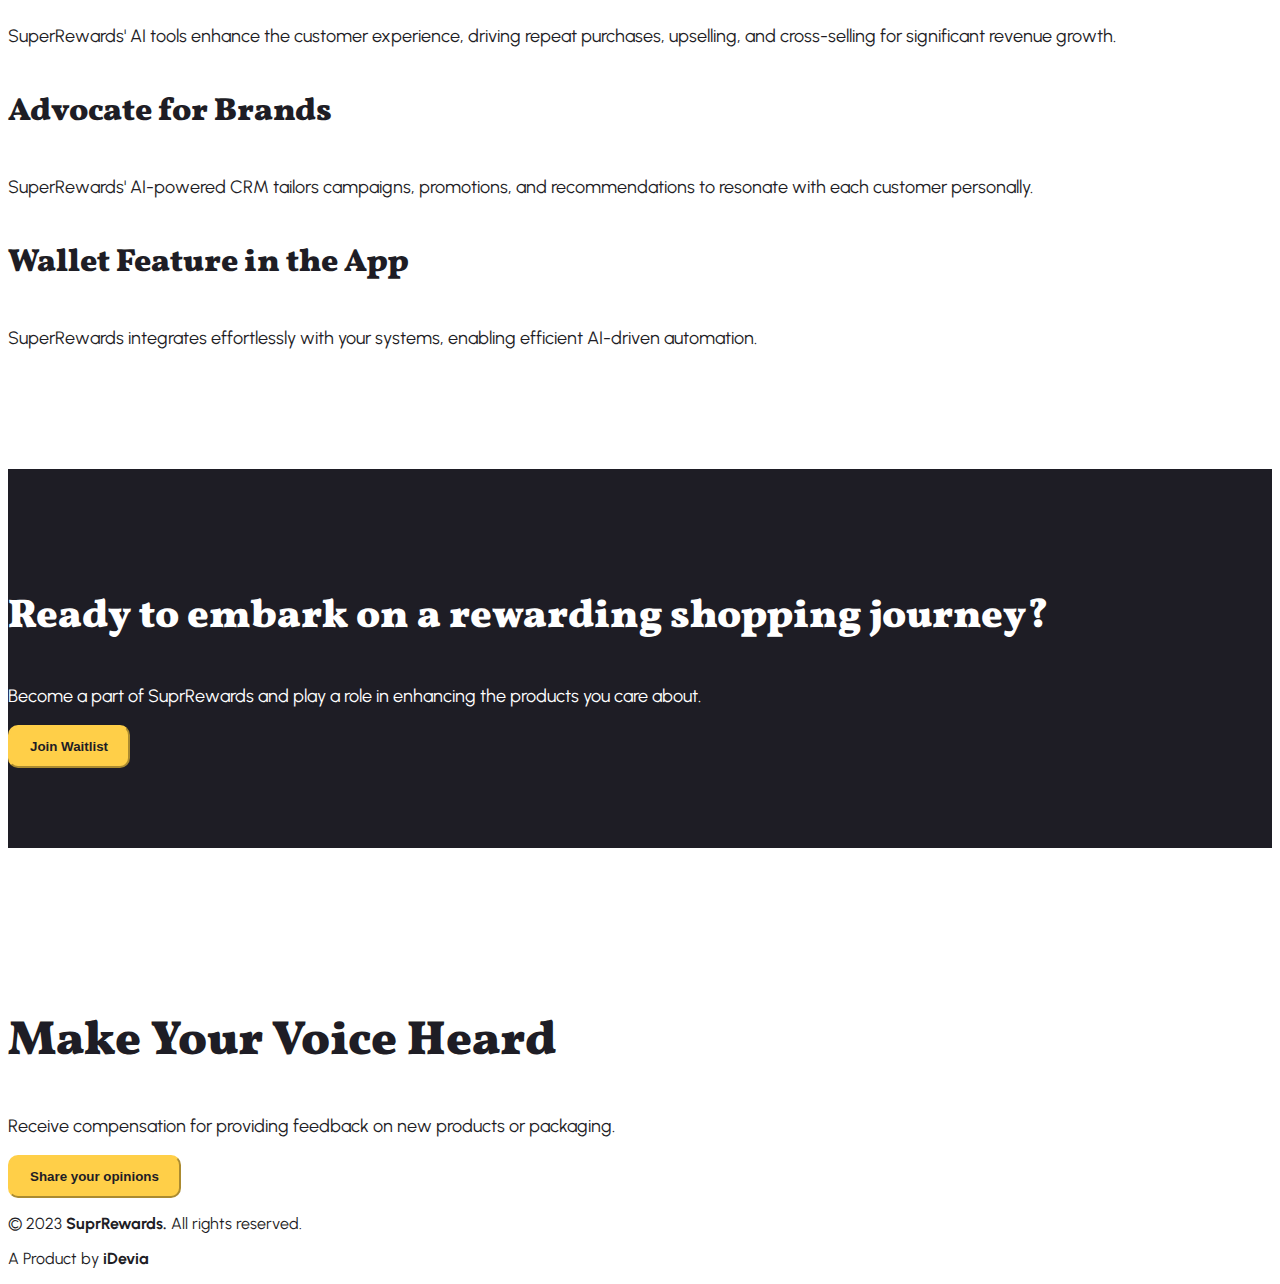
<file: suprrewards_app.html>
<!doctype html>
<html lang="en">

<head>
    <meta charset="utf-8">
    <meta name="viewport" content="width=device-width, initial-scale=1">
    <title>SuprRewards - Your Trusted Partner in Conversion Optimization</title>
    <link href="https://cdn.jsdelivr.net/npm/bootstrap@5.3.1/dist/css/bootstrap.min.css" rel="stylesheet"
        integrity="sha384-4bw+/aepP/YC94hEpVNVgiZdgIC5+VKNBQNGCHeKRQN+PtmoHDEXuppvnDJzQIu9" crossorigin="anonymous">
    <link rel="stylesheet" href="style.css">
    <link rel="shortcut icon" href="favicon.ico" type="image/x-icon">
</head>

<body>
    <nav class="navbar navbar-expand-lg py-4">
        <div class="container">
            <a class="navbar-brand" href="#"><img class="logo-primary" src="./img/logo-primary.png" alt=""></a>
            <button class="navbar-toggler" type="button" data-bs-toggle="collapse"
                data-bs-target="#navbarSupportedContent" aria-controls="navbarSupportedContent" aria-expanded="false"
                aria-label="Toggle navigation">
                <span class="navbar-toggler-icon"></span>
            </button>
            <div class="collapse navbar-collapse" id="navbarSupportedContent">
                <ul class="navbar-nav mx-auto mb-2 mb-lg-0">
                    <li class="nav-item">
                        <a class="nav-link active" aria-current="page" href="./index.html">Home</a>
                    </li>
                    <li class="nav-item mx-md-3">
                        <a class="nav-link active" href="./suprrewards_crm.html">CRM</a>
                    </li>
                    <li class="nav-item">
                        <a class="nav-link active" href="./suprrewards_app.html"><b>Marketplace App</b></a>
                    </li>
                </ul>
                <button class="btn btn-primary btn-primary-dark" type="submit">Join Waitlist</button>
            </div>
        </div>
    </nav>

    <section style="padding-top: 100px;">
        <div class="container">
            <div class="row">
                <div class="col-md-8 offset-md-2 text-center">
                    <h1>SuprRewards app</h1>
                    <h1>Your Premier Shopping Companion</h1>
                    <p class="mb-4 p2" style="font-weight: 500;">At SuprRewards, we're revolutionizing the way you shop
                        and earn rewards. Discover an array of benefits that make us your ultimate shopping companion
                    </p>
                    <button class="btn btn-primary-outline btn-primary-outline-dark" type="submit">Join
                        Waitlist</button> <span class="mx-2"></span>
                    <button class="btn btn-primary btn-primary-light" type="submit">Join Waitlist</button>
                </div>
                <div class="col-md-10 offset-md-1" style="padding-top: 120px;">
                    <img src="/img/hero.svg" alt="">
                </div>
            </div>
        </div>
    </section>

    <section style="padding-top: 120px;">
        <div class="container">
            <div class="row">
                <div class="col-10 offset-1">
                    <div class="col-md-10 offset-md-1 text-center">
                        <h2>Why Choose SuprRewards App?</h2>
                    </div>
                </div>
            </div>
            <div class="row mt-4 text-center">
                <div class="col-md-4 border-top-light border-right-light py-5 px-5">
                    <h4>Unlimited Daily Cash Back</h4>
                    <p>
                        SuperRewards' AI tools enhance the customer experience, driving repeat purchases, upselling, and
                        cross-selling for significant revenue growth.
                    </p>
                </div>
                <div class="col-md-4 border-top-light  border-right-light py-5 px-5">
                    <h4>Advocate for Brands</h4>
                    <p>
                        SuperRewards' AI-powered CRM tailors campaigns, promotions, and recommendations to resonate with
                        each customer personally.
                    </p>
                </div>
                <div class="col-md-4 border-top-light border-right-light py-5 px-5">
                    <h4>Wallet Feature in the App</h4>
                    <p>
                        SuperRewards integrates effortlessly with your systems, enabling efficient AI-driven automation.
                    </p>
                </div>
            </div>
        </div>
    </section>

    <section style="padding-top: 80px; padding-bottom: 80px; margin-top: 120px; background-color: #1E1D25;">
        <div class="container">
            <div class="row">
                <div class="col-md-8 offset-md-2 text-center">
                    <h3 style="color: #fff;">Ready to embark on a rewarding shopping journey?</h3>
                    <p class="mb-4" style="color: #fff;">Become a part of SuprRewards and play a role in enhancing the products you care about.</p>
                    <button class="btn btn-primary btn-primary-light" type="submit">Join Waitlist</button>
                </div>
            </div>
        </div>
    </section>

    

    <section style="padding-top: 120px;">
        <div class="container">
            <div class="row">
                <div class="col-md-8 offset-md-2 text-center">
                    <h2>Make Your Voice Heard</h2>
                    <p>Receive compensation for providing feedback on new products or packaging.
                    </p>
                    <button class="btn btn-primary btn-primary-light" type="submit">Share your opinions</button>
                </div>
            </div>
        </div>
    </section>


    <div class="container">
        <footer class="pt-5 pb-3">
            <div class="row">
                <div class="d-flex flex-column flex-sm-row justify-content-between pt-4 mt-4 border-top-dark">
                    <p style="font-size: 16px">© 2023 <b>SuprRewards.</b> All rights reserved.</p>
                    <p style="font-size: 16px">A Product by <b>iDevia</b></p>
                </div>
            </div>
        </footer>
    </div>




    <script src="https://cdn.jsdelivr.net/npm/bootstrap@5.3.1/dist/js/bootstrap.bundle.min.js"
        integrity="sha384-HwwvtgBNo3bZJJLYd8oVXjrBZt8cqVSpeBNS5n7C8IVInixGAoxmnlMuBnhbgrkm"
        crossorigin="anonymous"></script>
    <script src="app.js"></script>
</body>

</html>
</file>
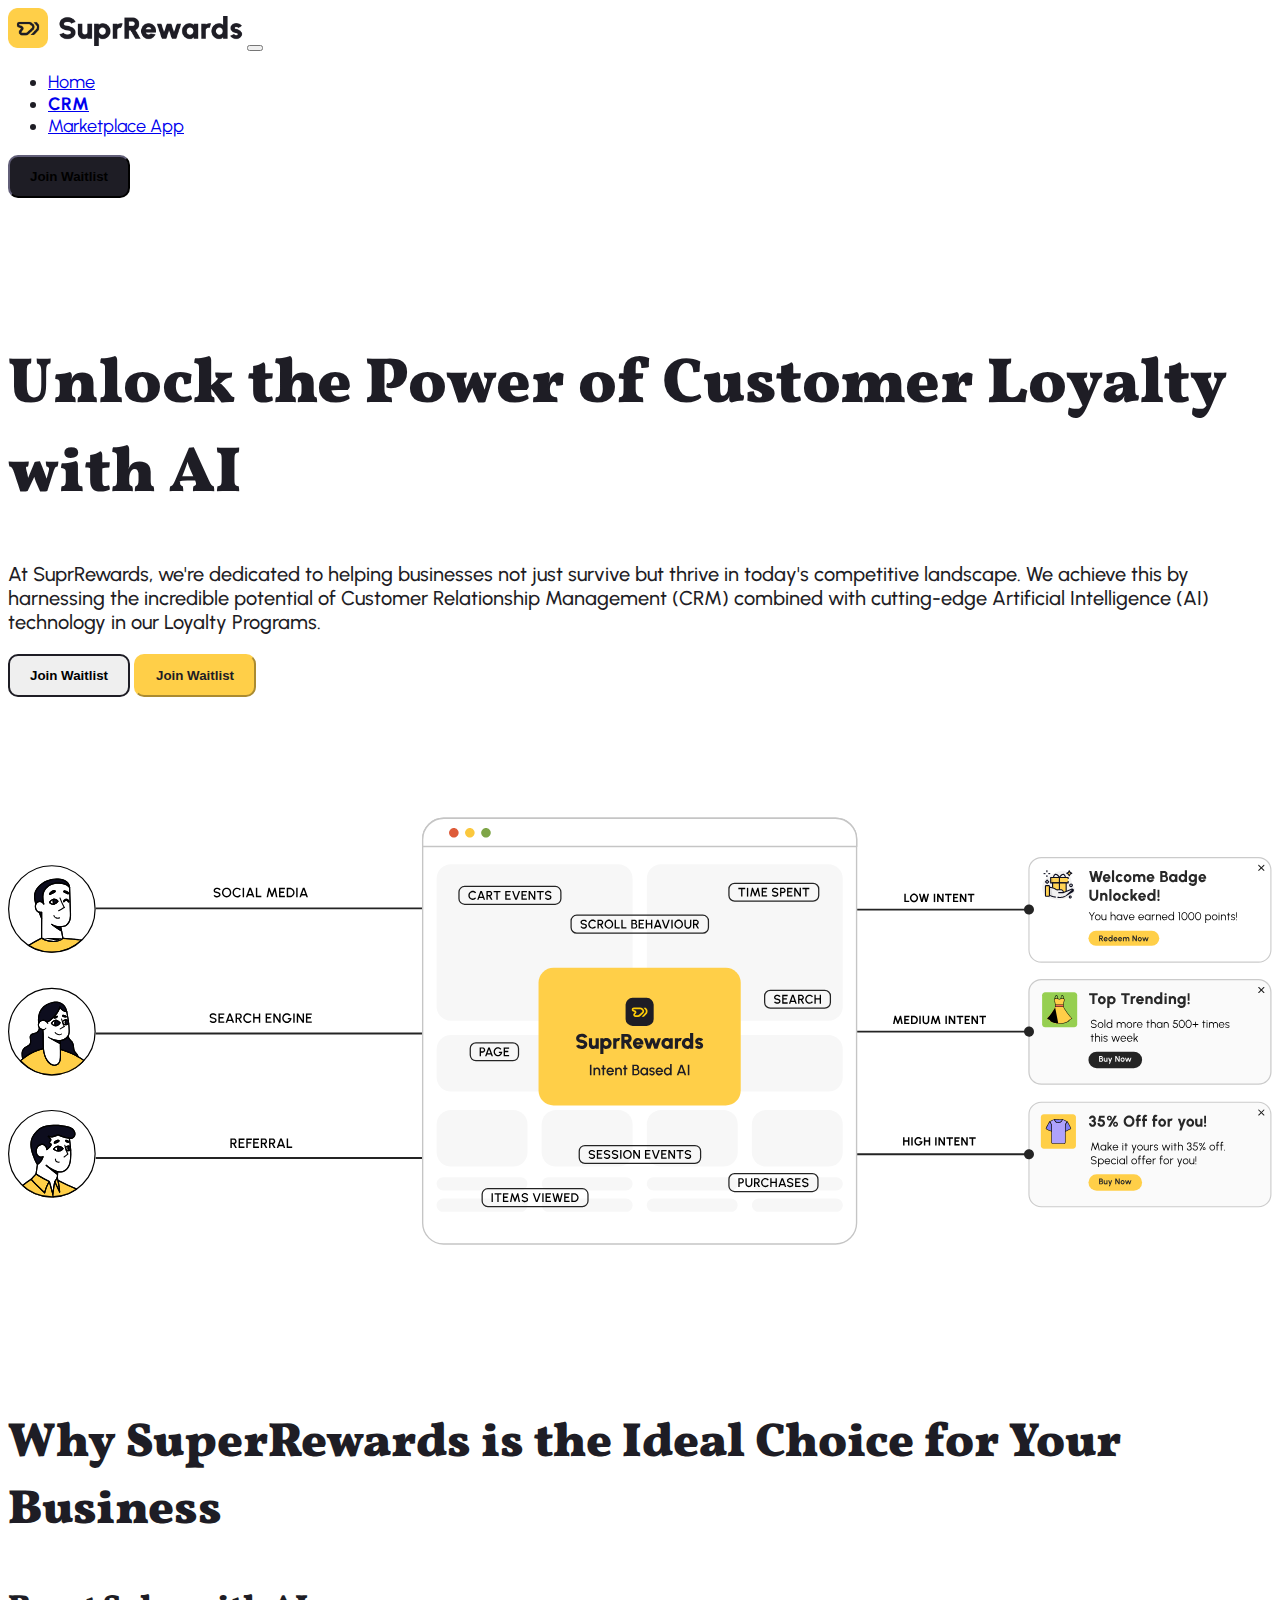
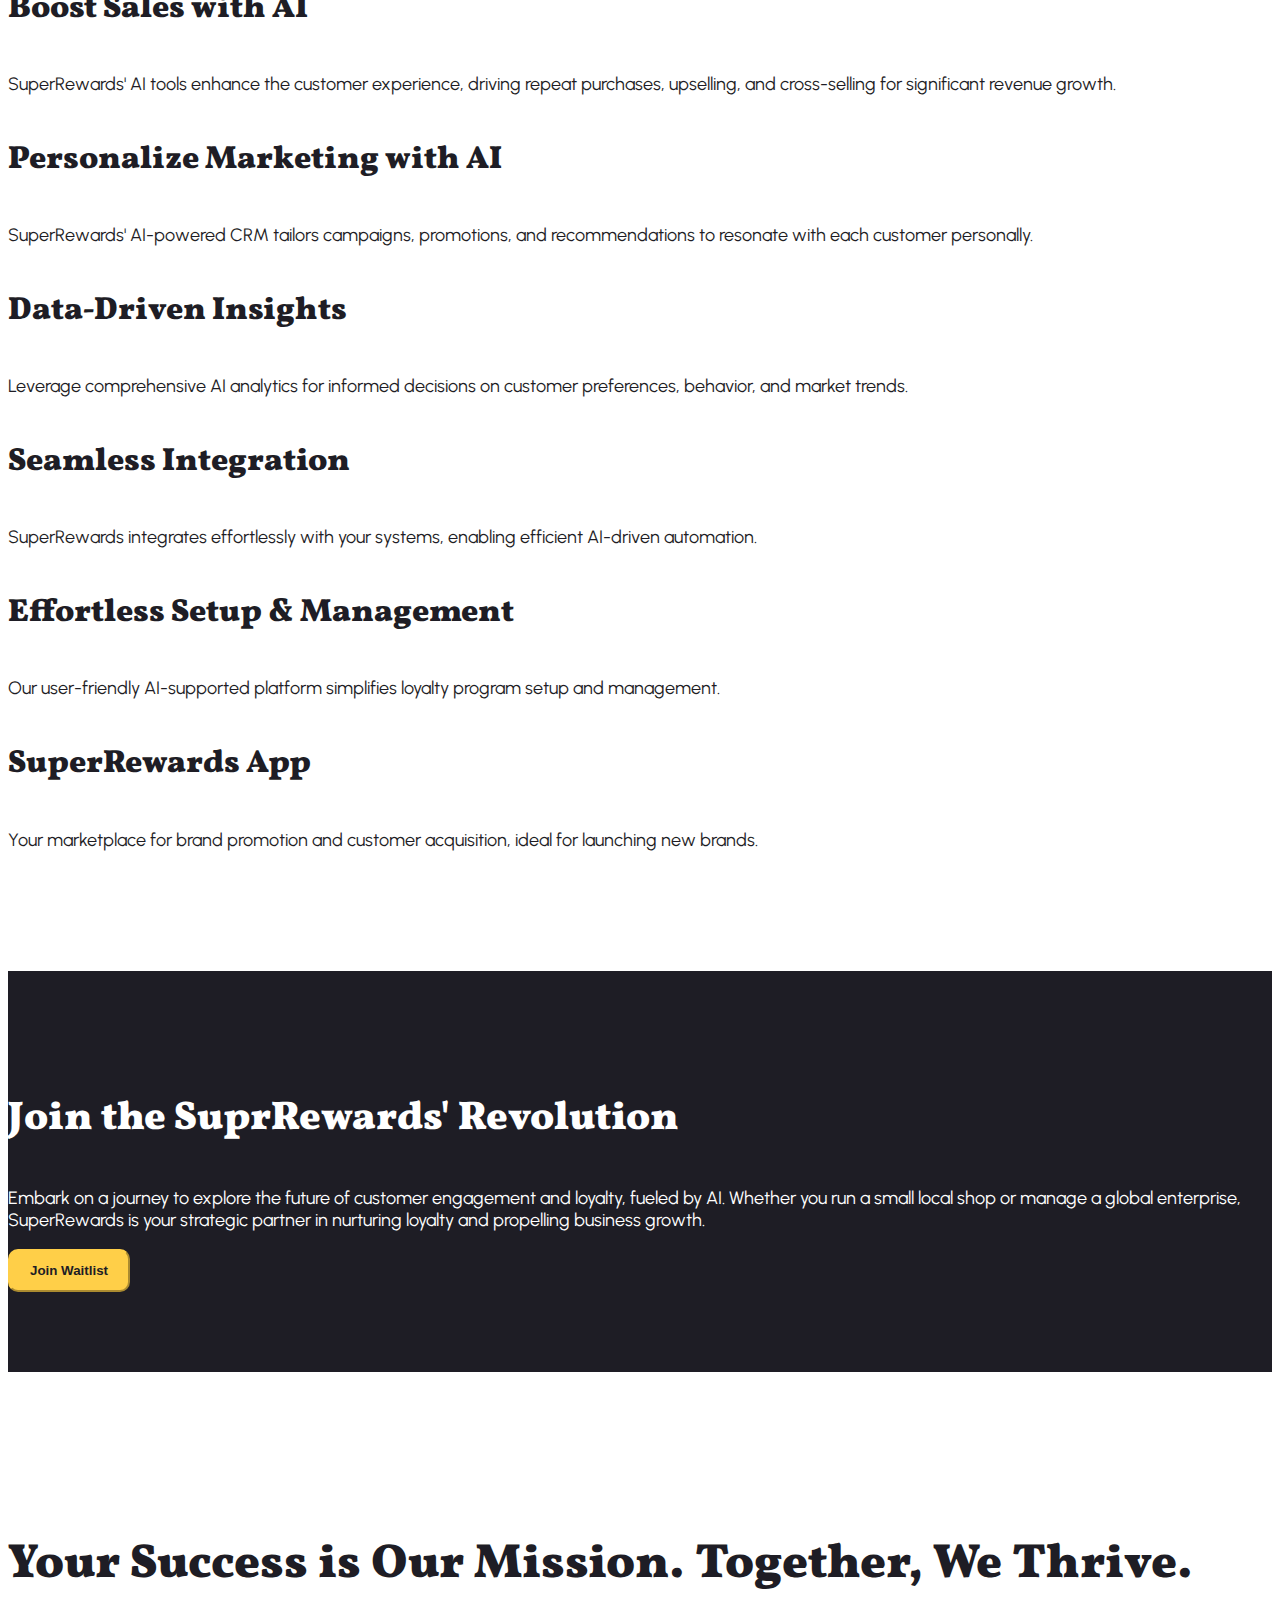
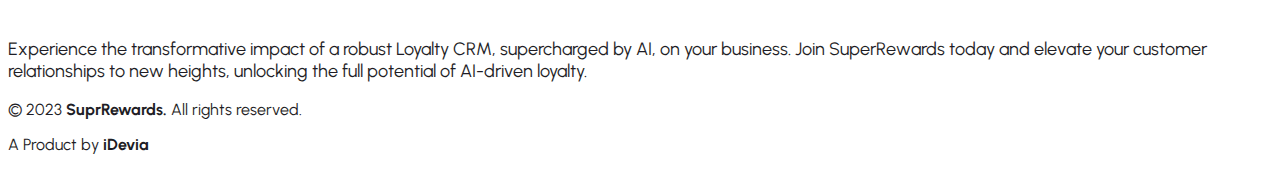
<file: suprrewards_crm.html>
<!doctype html>
<html lang="en">

<head>
    <meta charset="utf-8">
    <meta name="viewport" content="width=device-width, initial-scale=1">
    <title>SuprRewards - Your Trusted Partner in Conversion Optimization</title>
    <link href="https://cdn.jsdelivr.net/npm/bootstrap@5.3.1/dist/css/bootstrap.min.css" rel="stylesheet"
        integrity="sha384-4bw+/aepP/YC94hEpVNVgiZdgIC5+VKNBQNGCHeKRQN+PtmoHDEXuppvnDJzQIu9" crossorigin="anonymous">
    <link rel="stylesheet" href="style.css">
    <link rel="shortcut icon" href="favicon.ico" type="image/x-icon">
</head>

<body>
    <nav class="navbar navbar-expand-lg py-4">
        <div class="container">
            <a class="navbar-brand" href="#"><img class="logo-primary" src="./img/logo-primary.png" alt=""></a>
            <button class="navbar-toggler" type="button" data-bs-toggle="collapse"
                data-bs-target="#navbarSupportedContent" aria-controls="navbarSupportedContent" aria-expanded="false"
                aria-label="Toggle navigation">
                <span class="navbar-toggler-icon"></span>
            </button>
            <div class="collapse navbar-collapse" id="navbarSupportedContent">
                <ul class="navbar-nav mx-auto mb-2 mb-lg-0">
                    <li class="nav-item">
                        <a class="nav-link active" aria-current="page" href="./index.html">Home</a>
                    </li>
                    <li class="nav-item mx-md-3">
                        <a class="nav-link active" href="./suprrewards_crm.html"><b>CRM</b></a>
                    </li>
                    <li class="nav-item">
                        <a class="nav-link active" href="./suprrewards_app.html">Marketplace App</a>
                    </li>
                </ul>
                <button class="btn btn-primary btn-primary-dark" type="submit">Join Waitlist</button>
            </div>
        </div>
    </nav>

    <section style="padding-top: 100px;">
        <div class="container">
            <div class="row">
                <div class="col-md-8 offset-md-2 text-center">
                    <h1>Unlock the Power of Customer Loyalty with AI</h1>
                    <p class="mb-4 p2" style="font-weight: 500;">At SuprRewards, we're dedicated to helping businesses
                        not
                        just survive but thrive in today's competitive landscape. We achieve this by harnessing the
                        incredible potential of Customer Relationship Management (CRM) combined with cutting-edge
                        Artificial Intelligence (AI) technology in our Loyalty Programs.</p>
                    <button class="btn btn-primary-outline btn-primary-outline-dark" type="submit">Join
                        Waitlist</button> <span class="mx-2"></span>
                    <button class="btn btn-primary btn-primary-light" type="submit">Join Waitlist</button>
                </div>
                <div class="col-md-10 offset-md-1" style="padding-top: 120px;">
                    <img src="/img/hero.svg" alt="">
                </div>
            </div>
        </div>
    </section>

    <section style="padding-top: 120px;">
        <div class="container">
            <div class="row">
                <div class="col-10 offset-1">
                    <div class="col-md-10 offset-md-1 text-center">
                        <h2>Why SuperRewards is the Ideal Choice for Your Business</h2>
                    </div>
                </div>
            </div>
            <div class="row mt-4 text-center">
                <div class="col-md-4 border-right-light py-5">
                    <h4>Boost Sales with AI</h4>
                    <p>
                        SuperRewards' AI tools enhance the customer experience, driving repeat purchases, upselling, and
                        cross-selling for significant revenue growth.
                    </p>
                </div>
                <div class="col-md-4  border-right-light py-5">
                    <h4>Personalize Marketing with AI</h4>
                    <p>
                        SuperRewards' AI-powered CRM tailors campaigns, promotions, and recommendations to resonate with
                        each customer personally.
                    </p>
                </div>
                <div class="col-md-4 border-right-light py-5">
                    <h4>Data-Driven Insights</h4>
                    <p>
                        Leverage comprehensive AI analytics for informed decisions on customer preferences, behavior,
                        and market trends.
                    </p>
                </div>
                <div class="col-md-4 border-top-light border-right-light py-5">
                    <h4>Seamless Integration</h4>
                    <p>
                        SuperRewards integrates effortlessly with your systems, enabling efficient AI-driven automation.
                    </p>
                </div>
                <div class="col-md-4 border-top-light border-right-light py-5">
                    <h4>Effortless Setup & Management</h4>
                    <p>
                        Our user-friendly AI-supported platform simplifies loyalty program setup and management.
                    </p>
                </div>
                <div class="col-md-4 border-top-light border-right-light py-5">
                    <h4>SuperRewards App</h4>
                    <p>
                        Your marketplace for brand promotion and customer acquisition, ideal for launching new brands.
                    </p>
                </div>
            </div>
        </div>
    </section>

    <section style="padding-top: 80px; padding-bottom: 80px; margin-top: 120px; background-color: #1E1D25;">
        <div class="container">
            <div class="row">
                <div class="col-md-8 offset-md-2 text-center">
                    <h3 style="color: #fff;">Join the SuprRewards' Revolution</h3>
                    <p class="mb-4" style="color: #fff;">Embark on a journey to explore the future of customer
                        engagement and loyalty, fueled by AI. Whether you run a small local shop or manage a global
                        enterprise, SuperRewards is your strategic partner in nurturing loyalty and propelling business
                        growth.</p>
                    <button class="btn btn-primary btn-primary-light" type="submit">Join Waitlist</button>
                </div>
            </div>
        </div>
    </section>

    

    <section style="padding-top: 120px;">
        <div class="container">
            <div class="row">
                <div class="col-md-8 offset-md-2 text-center">
                    <h2>Your Success is Our Mission. Together, We Thrive.</h2>
                    <p>Experience the transformative impact of a robust Loyalty CRM, supercharged by AI, on your
                        business. Join SuperRewards today and elevate your customer relationships to new heights,
                        unlocking the full potential of AI-driven loyalty.
                    </p>
                </div>
            </div>
        </div>
    </section>


    <div class="container">
        <footer class="pt-5 pb-3">
            <div class="row">
                <div class="d-flex flex-column flex-sm-row justify-content-between pt-4 mt-4 border-top-dark">
                    <p style="font-size: 16px">© 2023 <b>SuprRewards.</b> All rights reserved.</p>
                    <p style="font-size: 16px">A Product by <b>iDevia</b></p>
                </div>
            </div>
        </footer>
    </div>




    <script src="https://cdn.jsdelivr.net/npm/bootstrap@5.3.1/dist/js/bootstrap.bundle.min.js"
        integrity="sha384-HwwvtgBNo3bZJJLYd8oVXjrBZt8cqVSpeBNS5n7C8IVInixGAoxmnlMuBnhbgrkm"
        crossorigin="anonymous"></script>
    <script src="app.js"></script>
</body>

</html>
</file>
<file: style.css>
@import url('https://fonts.googleapis.com/css2?family=Urbanist:ital,wght@0,400;0,500;0,600;0,700;0,800;0,900;1,300&family=Vollkorn:wght@400;500;600;700;800;900&display=swap');


body{
    color: #1E1D25;
    font-family: 'Urbanist', sans-serif;
    font-size: 18px;
    /* background: linear-gradient(180deg, #FFFFFE 0%, #FFFBF0 100%), linear-gradient(180deg, #FFFFFE 0%, #FFFBF0 100%); */
}

p{
    font-size: 18px;
}

.p2{
    font-size: 20px;
    font-weight: 500;
}

h1{
    font-family: 'Vollkorn', serif;
    font-weight: 900;
    font-size: 64px;
}

h2{
    font-family: 'Vollkorn', serif;
    font-weight: 900;
    font-size: 48px;
}

h3{
    font-family: 'Vollkorn', serif;
    font-weight: 900;
    font-size: 40px;
}

h4{
    font-family: 'Vollkorn', serif;
    font-weight: 900;
    font-size: 32px;
}

img{
width: 100%;
}

.logo-primary{
    max-height: 40px;
    width: auto;
}

.btn-primary-dark {
    background-color: #1E1D25;
    border-color: #1E1D25;
    padding-left: 20px;
    padding-right: 20px;
    padding-top: 12px;
    padding-bottom: 12px;
    border-radius: 10px;
    font-weight: 600;
}

.btn-primary-dark:hover {
    background-color: #1E1D25;
    border-color: #1E1D25;
}
.btn-primary-outline-dark.active {
    color: #fff;
    background-color: #1E1D25;
    border-color: #1E1D25;
}

.btn-primary-light{
    background-color: #FFCF48;
    border-color: #FFCF48;
    padding-left: 20px;
    padding-right: 20px;
    padding-top: 12px;
    padding-bottom: 12px;
    border-radius: 10px;
    color: #1E1D25;
    font-weight: 600;
}

.btn-primary-light:hover {
    background-color: #e6ab09;
    border-color: #e6ab09;
    color: #000;
}
.btn-primary-light:hover, btn-primary-light:active, btn-primary-light:focus {
    background-color: #e6ab09;
    border-color: #e6ab09;
    color: #000;
}

.btn-primary-outline-dark{
    padding-left: 20px;
    padding-right: 20px;
    padding-top: 12px;
    padding-bottom: 12px;
    border-radius: 10px;
    font-weight: 600;
    border: #1E1D25 solid 2px;
}
.btn-primary-outline-dark:hover {
    background-color: #1E1D25;
    border-color: #1E1D25;
    color: #fff;
}

@media screen and (min-width: 768px) {
    .border-md-dark {
            border: #1E1D25 solid 2px;
            border-radius: 32px;
            padding: 40px;
        }
    
        .border-md-top-dark {
            border-top: #1E1D25 solid 1px;
        }
    
        .border-md-top-light {
            border-top: 1px solid #e1e4eb;
        }
    
        .border-md-right-light {
            border-right: 1px solid #e1e4eb;
        }
}

.featureWithButton {
    position: relative;
}

/* .overlay {
    position: absolute;
} */
.section-cta {
    background-color: #000;
    color: #fff;
}
.card-cta {
    background-color: #404040;
    margin-top: 16px;
}
.card-cta p {
    font-size: 14px;
}
.cta-area {
    background-color: #FFCB3D;
    transform: translateY(50%);
}

.footer1 {
    /* margin: 100px 200px; */
    padding: 100px 200px 200px;
    display: flex;
    justify-content: space-evenly;
    font-size: x-small;
    text-align: left;
    background-color: black;
}

.footer1 div {
    background-color: white;
    /* padding: 10px 40px 10px 10px; */
    /* margin: 0 20px; */
    border: 1px solid black;
    border-radius: 10px;
    width: 20%;
    text-align: left;
    display: flex;
    flex-direction: column;
    justify-content: space-evenly;
}

.footer1 div img {
    width: 40%;
    margin: 0;
}

.footer div p {
    margin: 0;
}

.middleFooter {
    position: relative;
    bottom: 100px;
    margin: 0 250px;
    text-align: center;
}

.middleFooter button {
    background-color: black;
    color: white;
}

.middleFooter div {
    /* margin: 0 200px; */
    padding: 70px 50px;
    background-color: #FFCB3D;
    border-radius: 20px;
}

/* .middleFooter div p {
    margin: 20px 0;
} */

.lastSection {
    /* margin: 0 200px 150px 150px; */
    padding: 70px 50px;
    text-align: left;
    font-size: x-small;

}

/* .lastSection p {
    margin: 10px 0;
} */

.lastSection img {
    width: 20%;
}

.lastSection input {
    padding: 15px 10px;
    border-radius: 8px;
    font-size: small;
}

/* footer hr {
    margin: 0 200px;
} */

/* footer nav {
    margin: 10px 0;
} */

footer nav ul {
    width: 10%;
}

footer nav ul li img {
    width: 50%;
}

footer nav p a {
    color: #FFCB3D;
}

@media screen and (max-width: 767px) {
    h1 {
            font-size: 48px;
        }
}
</file>
